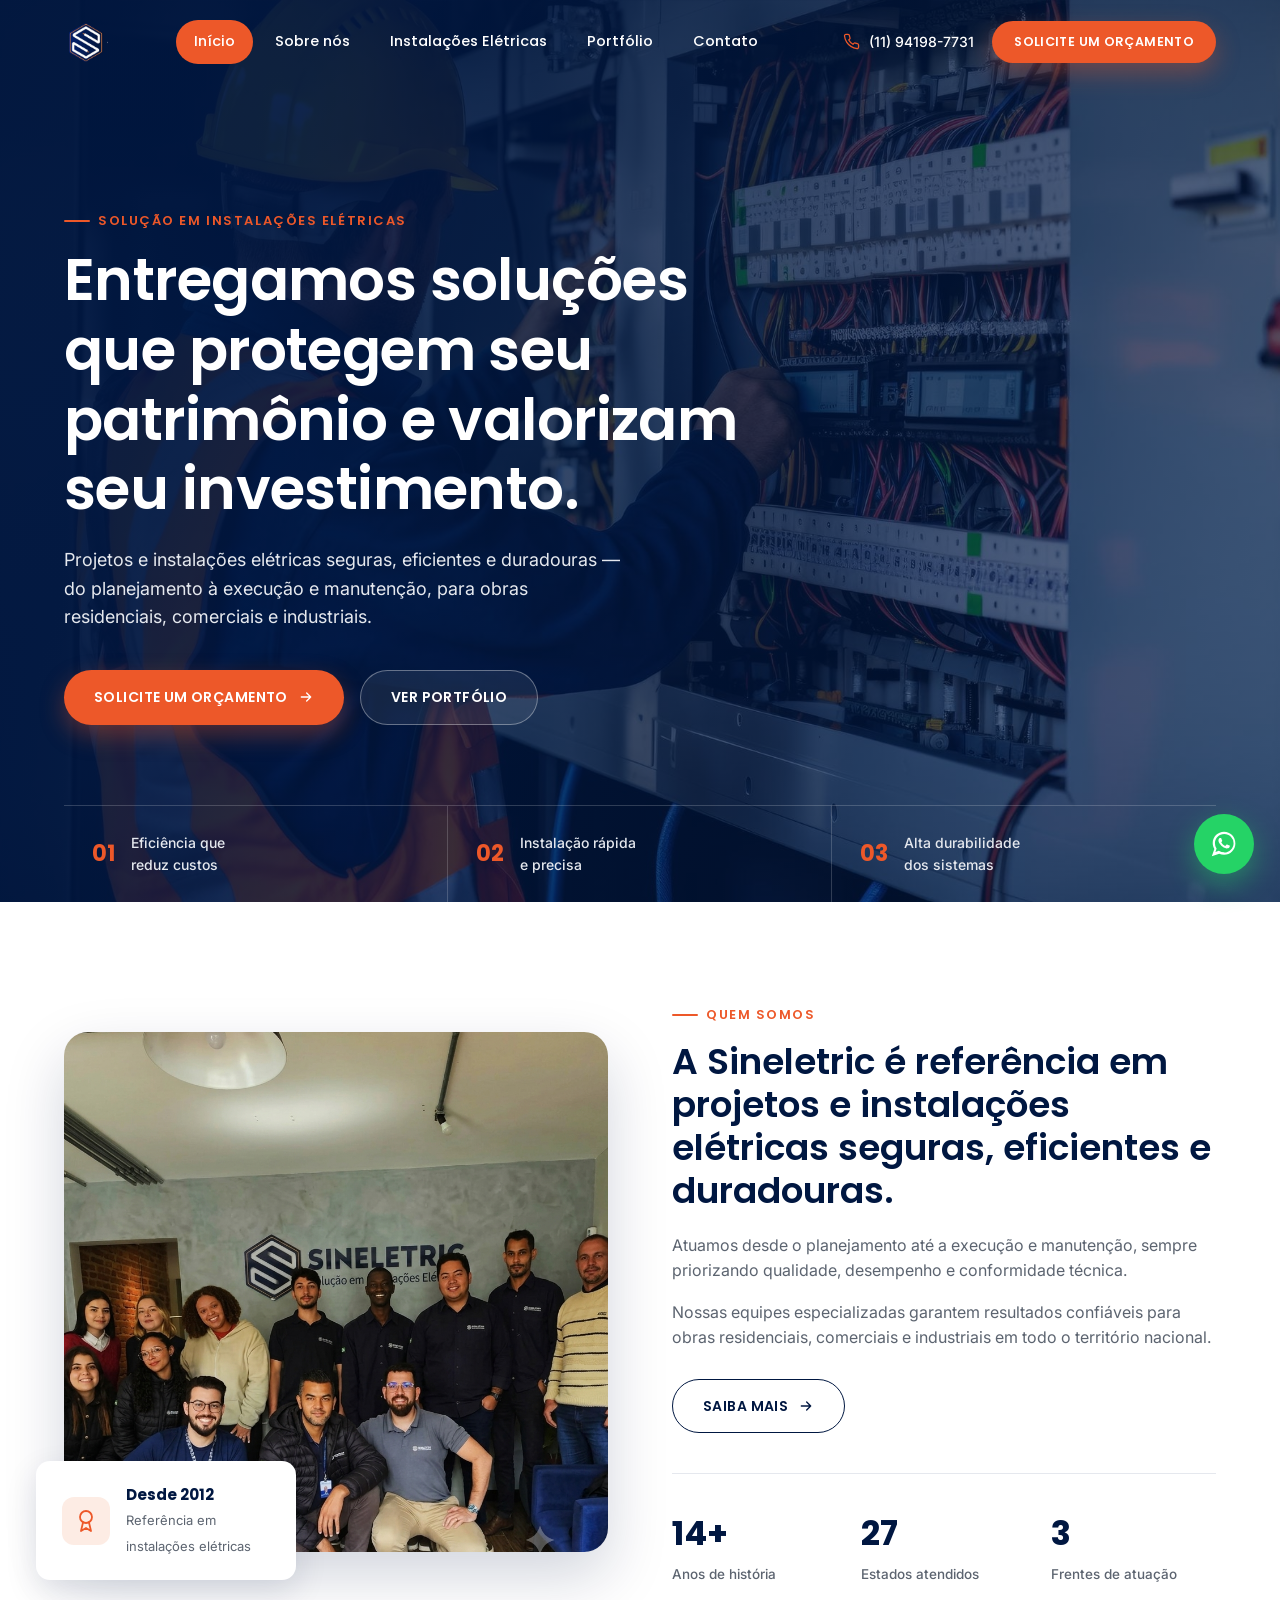
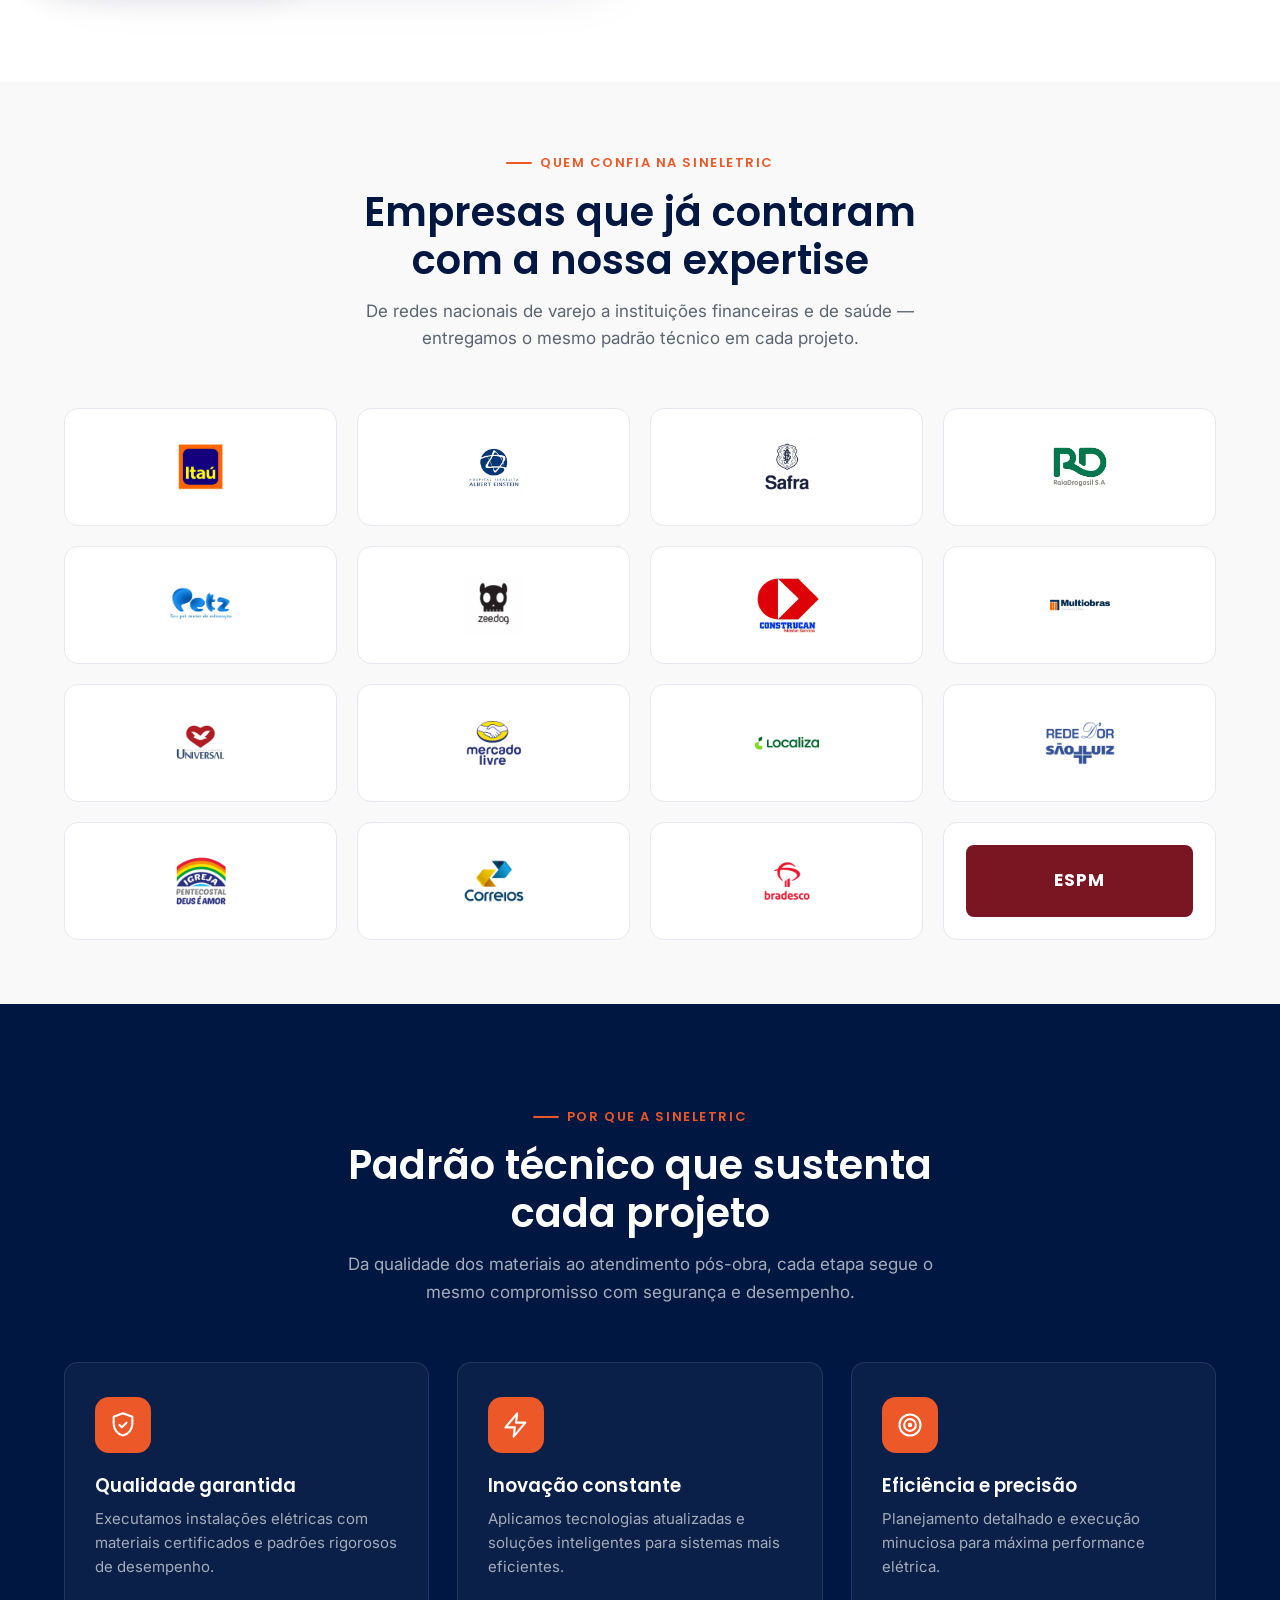
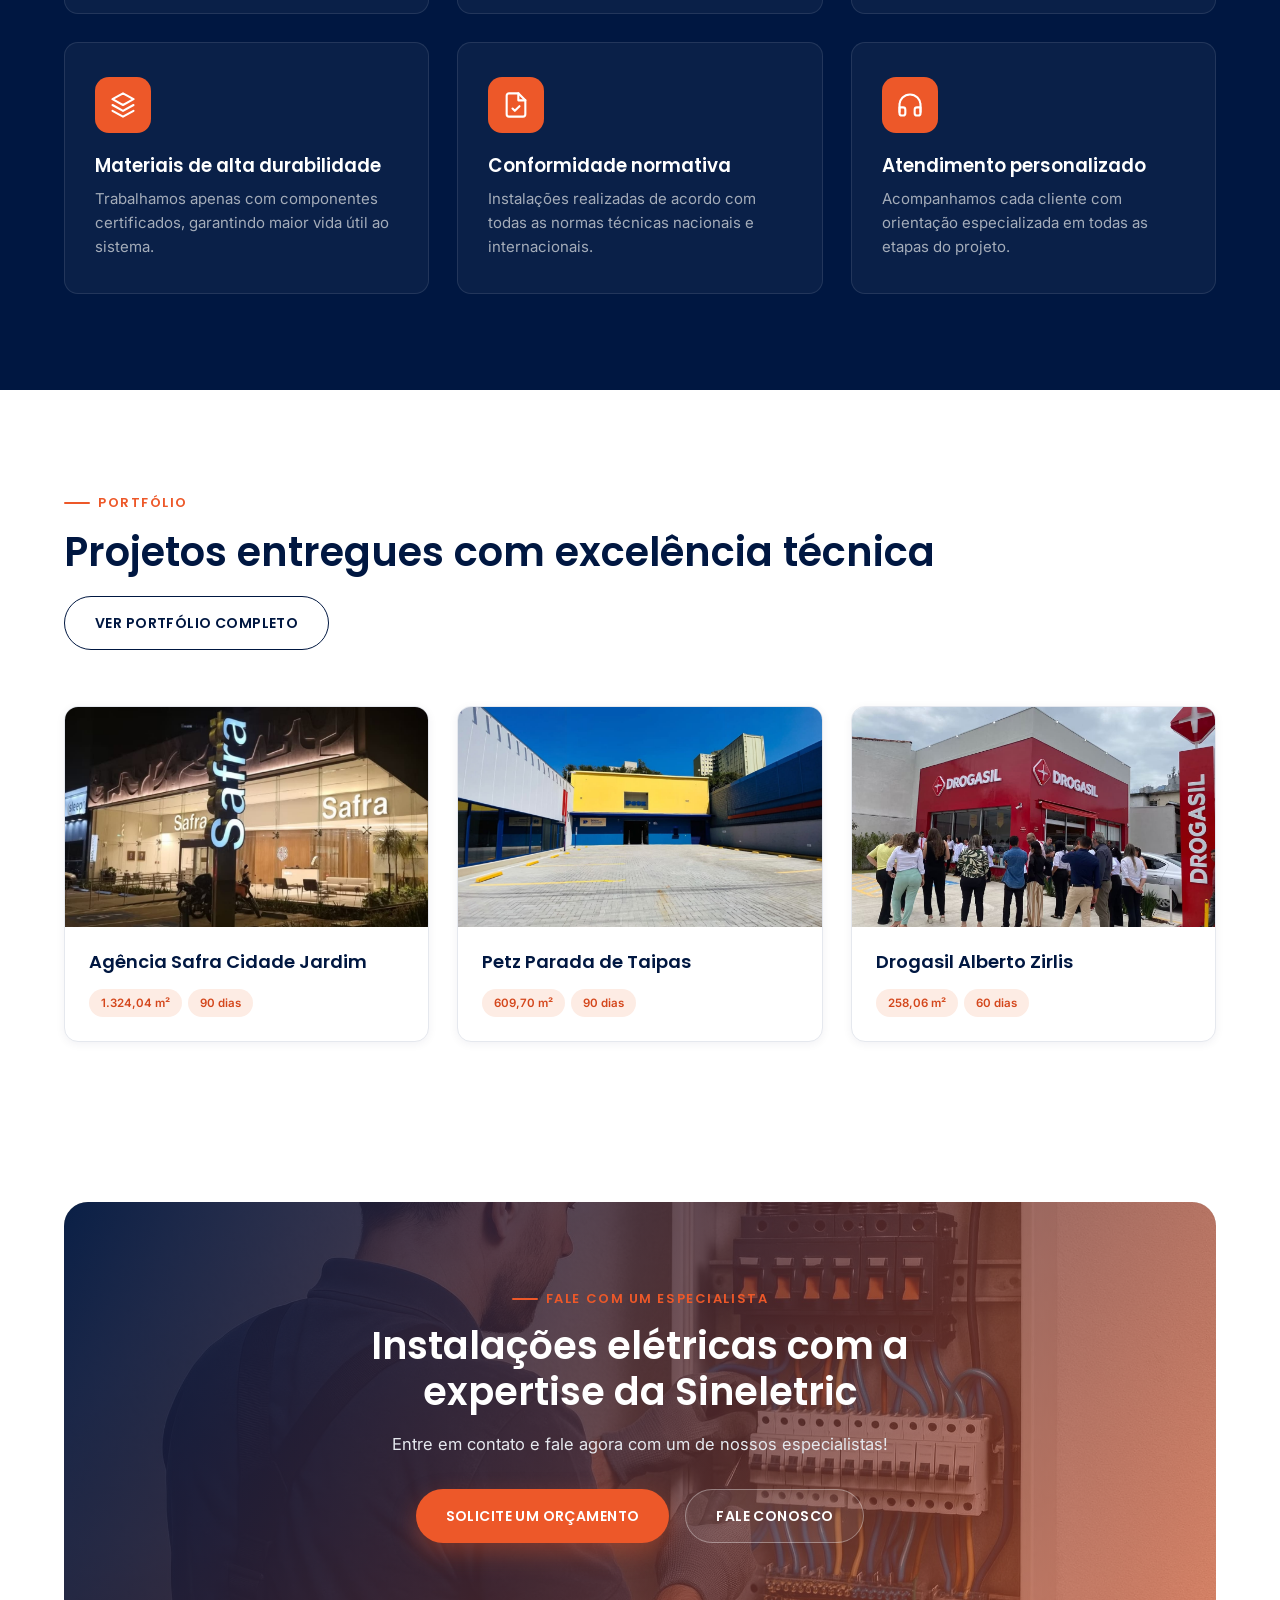
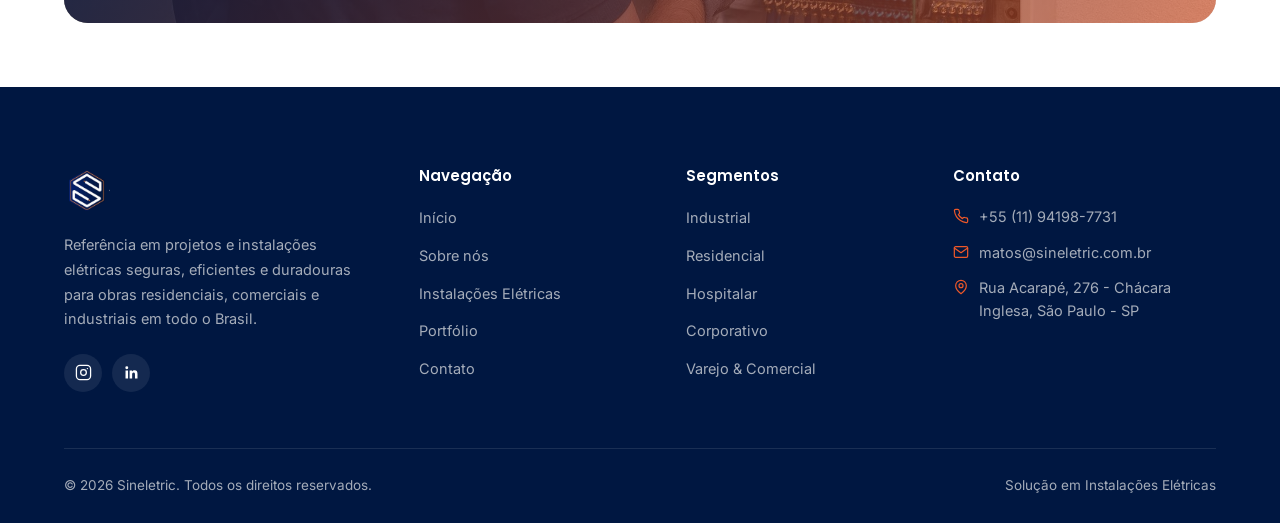
<file: index.html>
<!DOCTYPE html>
<html lang="pt-BR">
<head>
<meta charset="UTF-8">
<meta name="viewport" content="width=device-width, initial-scale=1.0">
<title>Sineletric | Instalações Elétricas Residenciais, Comerciais e Industriais</title>
<meta name="description" content="A Sineletric é referência em projetos e instalações elétricas seguras, eficientes e duradouras. Do planejamento à manutenção, em todo o Brasil.">
<link rel="icon" type="image/png" href="assets/img/logo.png">
<link rel="preconnect" href="https://fonts.googleapis.com">
<link rel="preconnect" href="https://fonts.gstatic.com" crossorigin>
<link href="https://fonts.googleapis.com/css2?family=Inter:wght@400;500;600;700&family=Poppins:wght@500;600;700&display=swap" rel="stylesheet">
<link rel="stylesheet" href="css/style.css">
</head>
<body>

<header class="site-header">
  <div class="container">
    <a href="index.html" class="brand"><img src="assets/img/logo.png" alt="Sineletric"></a>
    <nav class="main-nav">
      <a href="index.html">Início</a>
      <a href="sobre.html">Sobre nós</a>
      <a href="servicos.html">Instalações Elétricas</a>
      <a href="portfolio.html">Portfólio</a>
      <a href="contato.html">Contato</a>
    </nav>
    <div class="header-actions">
      <a href="tel:+5511941987731" class="header-phone">
        <svg viewBox="0 0 24 24" fill="none" stroke="currentColor" stroke-width="1.8" stroke-linecap="round" stroke-linejoin="round"><path d="M22 16.92v3a2 2 0 0 1-2.18 2 19.79 19.79 0 0 1-8.63-3.07 19.5 19.5 0 0 1-6-6 19.79 19.79 0 0 1-3.07-8.67A2 2 0 0 1 4.11 2h3a2 2 0 0 1 2 1.72c.127.96.361 1.903.7 2.81a2 2 0 0 1-.45 2.11L8.09 9.91a16 16 0 0 0 6 6l1.27-1.27a2 2 0 0 1 2.11-.45c.907.339 1.85.573 2.81.7A2 2 0 0 1 22 16.92z"/></svg>
        (11) 94198-7731
      </a>
      <a href="https://api.whatsapp.com/send?phone=5511941987731&text=Ol%C3%A1,%20vim%20atrav%C3%A9s%20do%20site%20e%20quero%20saber%20mais%20sobre%20a%20Sineletric" target="_blank" rel="noopener" class="btn btn-primary btn-sm">Solicite um orçamento</a>
      <button class="nav-toggle" aria-label="Abrir menu"><span></span><span></span><span></span></button>
    </div>
  </div>
</header>

<nav class="mobile-nav">
  <a href="index.html">Início</a>
  <a href="sobre.html">Sobre nós</a>
  <a href="servicos.html">Instalações Elétricas</a>
  <a href="portfolio.html">Portfólio</a>
  <a href="contato.html">Contato</a>
  <a href="https://api.whatsapp.com/send?phone=5511941987731&text=Ol%C3%A1,%20vim%20atrav%C3%A9s%20do%20site%20e%20quero%20saber%20mais%20sobre%20a%20Sineletric" target="_blank" rel="noopener" class="btn btn-primary">Solicite um orçamento</a>
</nav>

<!-- HERO -->
<section class="hero">
  <div class="hero-slides">
    <div class="hero-slide is-active" style="background-image:url('assets/img/hero-1.jpg')"></div>
    <div class="hero-slide" style="background-image:url('assets/img/hero-4.jpg')"></div>
    <div class="hero-slide" style="background-image:url('assets/img/hero-5.jpg')"></div>
  </div>
  <div class="container" style="display:flex; flex-direction:column; min-height: calc(100vh - var(--header-h));">
    <div class="hero-content reveal in-view">
      <span class="eyebrow">Solução em Instalações Elétricas</span>
      <h1>Entregamos soluções que protegem seu patrimônio e valorizam seu investimento.</h1>
      <p>Projetos e instalações elétricas seguras, eficientes e duradouras — do planejamento à execução e manutenção, para obras residenciais, comerciais e industriais.</p>
      <div class="hero-cta">
        <a href="https://api.whatsapp.com/send?phone=5511941987731&text=Ol%C3%A1,%20vim%20atrav%C3%A9s%20do%20site%20e%20quero%20solicitar%20um%20or%C3%A7amento" target="_blank" rel="noopener" class="btn btn-primary">
          Solicite um orçamento
          <svg viewBox="0 0 24 24" fill="none" stroke="currentColor" stroke-width="2" stroke-linecap="round" stroke-linejoin="round"><path d="M5 12h14M13 6l6 6-6 6"/></svg>
        </a>
        <a href="portfolio.html" class="btn btn-ghost">Ver portfólio</a>
      </div>
    </div>
    <div class="hero-points reveal in-view">
      <div class="hero-point"><span class="num">01</span><span class="label">Eficiência que<br>reduz custos</span></div>
      <div class="hero-point"><span class="num">02</span><span class="label">Instalação rápida<br>e precisa</span></div>
      <div class="hero-point"><span class="num">03</span><span class="label">Alta durabilidade<br>dos sistemas</span></div>
    </div>
  </div>
</section>

<!-- ABOUT / INTRO -->
<section class="section">
  <div class="container">
    <div class="split">
      <div class="split-media reveal">
        <img src="assets/img/Gemini_Generated_Image_esldp0esldp0esld.png" alt="Equipe Sineletric em projeto elétrico">
        <div class="badge-card">
          <div class="icon">
            <svg viewBox="0 0 24 24" fill="none" stroke="currentColor" stroke-width="1.8" stroke-linecap="round" stroke-linejoin="round"><circle cx="12" cy="8" r="6"/><path d="M9 13.5 7 22l5-3 5 3-2-8.5"/></svg>
          </div>
          <div>
            <strong>Desde 2012</strong>
            <span>Referência em instalações elétricas</span>
          </div>
        </div>
      </div>
      <div class="split-body reveal reveal-delay-1">
        <span class="eyebrow">Quem somos</span>
        <h2>A Sineletric é referência em projetos e instalações elétricas seguras, eficientes e duradouras.</h2>
        <p>Atuamos desde o planejamento até a execução e manutenção, sempre priorizando qualidade, desempenho e conformidade técnica.</p>
        <p>Nossas equipes especializadas garantem resultados confiáveis para obras residenciais, comerciais e industriais em todo o território nacional.</p>
        <a href="sobre.html" class="btn btn-outline-navy">
          Saiba mais
          <svg viewBox="0 0 24 24" fill="none" stroke="currentColor" stroke-width="2" stroke-linecap="round" stroke-linejoin="round"><path d="M5 12h14M13 6l6 6-6 6"/></svg>
        </a>
        <div class="stat-row">
          <div class="stat"><strong>14+</strong><span>Anos de história</span></div>
          <div class="stat"><strong>27</strong><span>Estados atendidos</span></div>
          <div class="stat"><strong>3</strong><span>Frentes de atuação</span></div>
        </div>
      </div>
    </div>
  </div>
</section>

<!-- PARTNERS / CLIENTS -->
<section class="section--tight section--gray">
  <div class="container">
    <div class="section-head center reveal">
      <span class="eyebrow" style="justify-content:center">Quem confia na Sineletric</span>
      <h2>Empresas que já contaram com a nossa expertise</h2>
      <p>De redes nacionais de varejo a instituições financeiras e de saúde — entregamos o mesmo padrão técnico em cada projeto.</p>
    </div>
    <div class="partners-grid">
      <div class="partner-logo reveal"><img src="assets/img/clients/itau.jpg" alt="Itaú" loading="lazy"></div>
      <div class="partner-logo reveal reveal-delay-1"><img src="assets/img/clients/einstein.jpg" alt="Hospital Israelita Albert Einstein" loading="lazy"></div>
      <div class="partner-logo reveal reveal-delay-2"><img src="assets/img/clients/safra.jpg" alt="Banco Safra" loading="lazy"></div>
      <div class="partner-logo reveal reveal-delay-3"><img src="assets/img/clients/raiadrogasil.jpg" alt="RaiaDrogasil S.A." loading="lazy"></div>
      <div class="partner-logo reveal"><img src="assets/img/clients/petz.jpg" alt="Petz" loading="lazy"></div>
      <div class="partner-logo reveal reveal-delay-1"><img src="assets/img/clients/zeedog.jpg" alt="Zeedog" loading="lazy"></div>
      <div class="partner-logo reveal reveal-delay-2"><img src="assets/img/clients/construcan.jpg" alt="Construcan Master Service" loading="lazy"></div>
      <div class="partner-logo reveal reveal-delay-3"><img src="assets/img/clients/multiobras.jpg" alt="Multiobras Construções" loading="lazy"></div>
      <div class="partner-logo reveal"><img src="assets/img/clients/universal.jpg" alt="Igreja Universal" loading="lazy"></div>
      <div class="partner-logo reveal reveal-delay-1"><img src="assets/img/clients/mercadolivre.jpg" alt="Mercado Livre" loading="lazy"></div>
      <div class="partner-logo reveal reveal-delay-2"><img src="assets/img/clients/localiza.jpg" alt="Localiza" loading="lazy"></div>
      <div class="partner-logo reveal reveal-delay-3"><img src="assets/img/clients/rededor.jpg" alt="Rede D'Or São Luiz" loading="lazy"></div>
      <div class="partner-logo reveal"><img src="assets/img/clients/igreja-pentecostal.jpg" alt="Igreja Pentecostal Deus é Amor" loading="lazy"></div>
      <div class="partner-logo reveal reveal-delay-1"><img src="assets/img/clients/correios.jpg" alt="Correios" loading="lazy"></div>
      <div class="partner-logo reveal reveal-delay-2"><img src="assets/img/clients/bradesco.jpg" alt="Bradesco" loading="lazy"></div>
      <div class="partner-logo reveal reveal-delay-3"><div class="partner-logo-text">ESPM</div></div>
    </div>
  </div>
</section>

<!-- WHY CHOOSE US -->
<section class="section section--navy">
  <div class="container">
    <div class="section-head center reveal">
      <span class="eyebrow" style="justify-content:center">Por que a Sineletric</span>
      <h2>Padrão técnico que sustenta cada projeto</h2>
      <p>Da qualidade dos materiais ao atendimento pós-obra, cada etapa segue o mesmo compromisso com segurança e desempenho.</p>
    </div>
    <div class="grid-3">
      <div class="value-card reveal">
        <div class="icon"><svg viewBox="0 0 24 24" fill="none" stroke="currentColor" stroke-width="1.8" stroke-linecap="round" stroke-linejoin="round"><path d="M12 2 4 5v6c0 5 3.4 8.9 8 10 4.6-1.1 8-5 8-10V5l-8-3Z"/><path d="m9 12 2 2 4-4"/></svg></div>
        <h3>Qualidade garantida</h3>
        <p>Executamos instalações elétricas com materiais certificados e padrões rigorosos de desempenho.</p>
      </div>
      <div class="value-card reveal reveal-delay-1">
        <div class="icon"><svg viewBox="0 0 24 24" fill="none" stroke="currentColor" stroke-width="1.8" stroke-linecap="round" stroke-linejoin="round"><path d="M13 2 3 14h8l-1 8 10-12h-8l1-8Z"/></svg></div>
        <h3>Inovação constante</h3>
        <p>Aplicamos tecnologias atualizadas e soluções inteligentes para sistemas mais eficientes.</p>
      </div>
      <div class="value-card reveal reveal-delay-2">
        <div class="icon"><svg viewBox="0 0 24 24" fill="none" stroke="currentColor" stroke-width="1.8" stroke-linecap="round" stroke-linejoin="round"><circle cx="12" cy="12" r="9"/><circle cx="12" cy="12" r="5"/><circle cx="12" cy="12" r="1" fill="currentColor"/></svg></div>
        <h3>Eficiência e precisão</h3>
        <p>Planejamento detalhado e execução minuciosa para máxima performance elétrica.</p>
      </div>
      <div class="value-card reveal">
        <div class="icon"><svg viewBox="0 0 24 24" fill="none" stroke="currentColor" stroke-width="1.8" stroke-linecap="round" stroke-linejoin="round"><path d="m12 2 9 5-9 5-9-5 9-5Z"/><path d="m3 12 9 5 9-5"/><path d="m3 17 9 5 9-5"/></svg></div>
        <h3>Materiais de alta durabilidade</h3>
        <p>Trabalhamos apenas com componentes certificados, garantindo maior vida útil ao sistema.</p>
      </div>
      <div class="value-card reveal reveal-delay-1">
        <div class="icon"><svg viewBox="0 0 24 24" fill="none" stroke="currentColor" stroke-width="1.8" stroke-linecap="round" stroke-linejoin="round"><path d="M14 2H6a2 2 0 0 0-2 2v16a2 2 0 0 0 2 2h12a2 2 0 0 0 2-2V8Z"/><path d="M14 2v6h6"/><path d="m9 15 2 2 4-4"/></svg></div>
        <h3>Conformidade normativa</h3>
        <p>Instalações realizadas de acordo com todas as normas técnicas nacionais e internacionais.</p>
      </div>
      <div class="value-card reveal reveal-delay-2">
        <div class="icon"><svg viewBox="0 0 24 24" fill="none" stroke="currentColor" stroke-width="1.8" stroke-linecap="round" stroke-linejoin="round"><path d="M3 18v-6a9 9 0 0 1 18 0v6"/><path d="M21 19a2 2 0 0 1-2 2h-1a2 2 0 0 1-2-2v-3a2 2 0 0 1 2-2h3zM3 19a2 2 0 0 0 2 2h1a2 2 0 0 0 2-2v-3a2 2 0 0 0-2-2H3z"/></svg></div>
        <h3>Atendimento personalizado</h3>
        <p>Acompanhamos cada cliente com orientação especializada em todas as etapas do projeto.</p>
      </div>
    </div>
  </div>
</section>

<!-- PORTFOLIO PREVIEW -->
<section class="section">
  <div class="container">
    <div class="section-head reveal" style="display:flex; align-items:flex-end; justify-content:space-between; flex-wrap:wrap; gap:20px; max-width:none;">
      <div>
        <span class="eyebrow">Portfólio</span>
        <h2>Projetos entregues com excelência técnica</h2>
      </div>
      <a href="portfolio.html" class="btn btn-outline-navy">Ver portfólio completo</a>
    </div>
    <div class="project-grid">
      <div class="project-card reveal">
        <div class="thumb"><img src="assets/img/portfolio-1.jpg" alt="Agência Safra Cidade Jardim"></div>
        <div class="body">
          <h3>Agência Safra Cidade Jardim</h3>
          <div class="project-tags"><span>1.324,04 m²</span><span>90 dias</span></div>
        </div>
      </div>
      <div class="project-card reveal reveal-delay-1">
        <div class="thumb"><img src="assets/img/portfolio-5.jpg" alt="Petz Parada de Taipas"></div>
        <div class="body">
          <h3>Petz Parada de Taipas</h3>
          <div class="project-tags"><span>609,70 m²</span><span>90 dias</span></div>
        </div>
      </div>
      <div class="project-card reveal reveal-delay-2">
        <div class="thumb"><img src="assets/img/portfolio-3.jpg" alt="Drogasil Alberto Zirlis"></div>
        <div class="body">
          <h3>Drogasil Alberto Zirlis</h3>
          <div class="project-tags"><span>258,06 m²</span><span>60 dias</span></div>
        </div>
      </div>
    </div>
  </div>
</section>

<!-- CTA BANNER -->
<section class="section--tight">
  <div class="container">
    <div class="cta-banner reveal" style="background-image:url('assets/img/hero-4.jpg')">
      <span class="eyebrow" style="justify-content:center">Fale com um especialista</span>
      <h2>Instalações elétricas com a expertise da Sineletric</h2>
      <p>Entre em contato e fale agora com um de nossos especialistas!</p>
      <div class="cta-actions">
        <a href="https://api.whatsapp.com/send?phone=5511941987731&text=Ol%C3%A1,%20vim%20atrav%C3%A9s%20do%20site%20e%20quero%20solicitar%20um%20or%C3%A7amento" target="_blank" rel="noopener" class="btn btn-primary">Solicite um orçamento</a>
        <a href="contato.html" class="btn btn-ghost">Fale conosco</a>
      </div>
    </div>
  </div>
</section>

<!-- FOOTER -->
<footer class="site-footer">
  <div class="container">
    <div class="footer-top">
      <div class="footer-brand">
        <img src="assets/img/logo.png" alt="Sineletric">
        <p>Referência em projetos e instalações elétricas seguras, eficientes e duradouras para obras residenciais, comerciais e industriais em todo o Brasil.</p>
        <div class="footer-social">
          <a href="https://www.instagram.com/sineletric?igsh=MmFwdzZibHgzZGh5" target="_blank" rel="noopener" aria-label="Instagram">
            <svg viewBox="0 0 24 24" fill="none" stroke="currentColor" stroke-width="1.8"><rect x="2" y="2" width="20" height="20" rx="5"/><circle cx="12" cy="12" r="4"/><circle cx="17.5" cy="6.5" r="1" fill="currentColor" stroke="none"/></svg>
          </a>
          <a href="https://www.linkedin.com/company/101476475" target="_blank" rel="noopener" aria-label="LinkedIn">
            <svg viewBox="0 0 24 24" fill="currentColor"><path d="M20.45 20.45h-3.55v-5.57c0-1.33-.02-3.03-1.85-3.03-1.85 0-2.14 1.45-2.14 2.94v5.66H9.36V9h3.41v1.56h.05c.47-.9 1.63-1.85 3.36-1.85 3.6 0 4.27 2.37 4.27 5.45v6.29zM5.34 7.43a2.06 2.06 0 1 1 0-4.12 2.06 2.06 0 0 1 0 4.12zM7.12 20.45H3.56V9h3.56v11.45z"/></svg>
          </a>
        </div>
      </div>
      <div class="footer-col">
        <h4>Navegação</h4>
        <ul>
          <li><a href="index.html">Início</a></li>
          <li><a href="sobre.html">Sobre nós</a></li>
          <li><a href="servicos.html">Instalações Elétricas</a></li>
          <li><a href="portfolio.html">Portfólio</a></li>
          <li><a href="contato.html">Contato</a></li>
        </ul>
      </div>
      <div class="footer-col">
        <h4>Segmentos</h4>
        <ul>
          <li><a href="servicos.html">Industrial</a></li>
          <li><a href="servicos.html">Residencial</a></li>
          <li><a href="servicos.html">Hospitalar</a></li>
          <li><a href="servicos.html">Corporativo</a></li>
          <li><a href="servicos.html">Varejo &amp; Comercial</a></li>
        </ul>
      </div>
      <div class="footer-col">
        <h4>Contato</h4>
        <ul>
          <li class="contact-line">
            <svg viewBox="0 0 24 24" fill="none" stroke="currentColor" stroke-width="1.8" stroke-linecap="round" stroke-linejoin="round"><path d="M22 16.92v3a2 2 0 0 1-2.18 2 19.79 19.79 0 0 1-8.63-3.07 19.5 19.5 0 0 1-6-6 19.79 19.79 0 0 1-3.07-8.67A2 2 0 0 1 4.11 2h3a2 2 0 0 1 2 1.72c.127.96.361 1.903.7 2.81a2 2 0 0 1-.45 2.11L8.09 9.91a16 16 0 0 0 6 6l1.27-1.27a2 2 0 0 1 2.11-.45c.907.339 1.85.573 2.81.7A2 2 0 0 1 22 16.92z"/></svg>
            <a href="tel:+5511941987731">+55 (11) 94198-7731</a>
          </li>
          <li class="contact-line">
            <svg viewBox="0 0 24 24" fill="none" stroke="currentColor" stroke-width="1.8" stroke-linecap="round" stroke-linejoin="round"><rect x="2" y="4" width="20" height="16" rx="2"/><path d="m22 6-10 7L2 6"/></svg>
            <a href="mailto:matos@sineletric.com.br">matos@sineletric.com.br</a>
          </li>
          <li class="contact-line">
            <svg viewBox="0 0 24 24" fill="none" stroke="currentColor" stroke-width="1.8" stroke-linecap="round" stroke-linejoin="round"><path d="M20 10c0 6-8 12-8 12s-8-6-8-12a8 8 0 0 1 16 0Z"/><circle cx="12" cy="10" r="3"/></svg>
            <span>Rua Acarapé, 276 - Chácara Inglesa, São Paulo - SP</span>
          </li>
        </ul>
      </div>
    </div>
    <div class="footer-bottom">
      <span>&copy; <span id="current-year"></span> Sineletric. Todos os direitos reservados.</span>
      <span>Solução em Instalações Elétricas</span>
    </div>
  </div>
</footer>

<a href="https://api.whatsapp.com/send?phone=5511941987731&text=Ol%C3%A1,%20vim%20atrav%C3%A9s%20do%20site%20e%20quero%20saber%20mais%20sobre%20a%20Sineletric" target="_blank" rel="noopener" class="whatsapp-float" aria-label="Fale no WhatsApp">
  <svg viewBox="0 0 32 32" fill="currentColor"><path d="M16.04 3C9.37 3 3.96 8.4 3.96 15.06c0 2.23.6 4.36 1.74 6.24L3 29l7.9-2.6a12.02 12.02 0 0 0 5.14 1.15h.01c6.67 0 12.08-5.4 12.08-12.06C28.12 8.4 22.71 3 16.04 3zm0 21.9h-.01a10 10 0 0 1-5.1-1.4l-.36-.22-3.7 1.22 1.24-3.6-.24-.37a9.87 9.87 0 0 1-1.53-5.3c0-5.48 4.46-9.94 9.95-9.94 2.66 0 5.15 1.04 7.03 2.92a9.87 9.87 0 0 1 2.91 7.03c0 5.48-4.46 9.94-9.94 9.94zm5.46-7.45c-.3-.15-1.77-.87-2.04-.97-.27-.1-.47-.15-.67.15-.2.3-.77.97-.94 1.17-.17.2-.35.22-.65.07-.3-.15-1.24-.46-2.37-1.47-.87-.78-1.46-1.74-1.63-2.04-.17-.3-.02-.46.13-.6.13-.13.3-.35.45-.52.15-.17.2-.3.3-.5.1-.2.05-.37-.02-.52-.07-.15-.67-1.62-.92-2.22-.24-.58-.49-.5-.67-.51h-.57c-.2 0-.52.07-.79.37-.27.3-1.04 1.02-1.04 2.48s1.07 2.87 1.22 3.07c.15.2 2.1 3.2 5.08 4.49.71.3 1.26.49 1.69.62.71.23 1.36.2 1.87.12.57-.08 1.77-.72 2.02-1.42.25-.7.25-1.3.17-1.42-.07-.13-.27-.2-.57-.35z"/></svg>
</a>
<button class="back-to-top" aria-label="Voltar ao topo">
  <svg viewBox="0 0 24 24" fill="none" stroke="currentColor" stroke-width="2" stroke-linecap="round" stroke-linejoin="round"><path d="M12 19V5M5 12l7-7 7 7"/></svg>
</button>

<script src="js/main.js"></script>
</body>
</html>
</file>
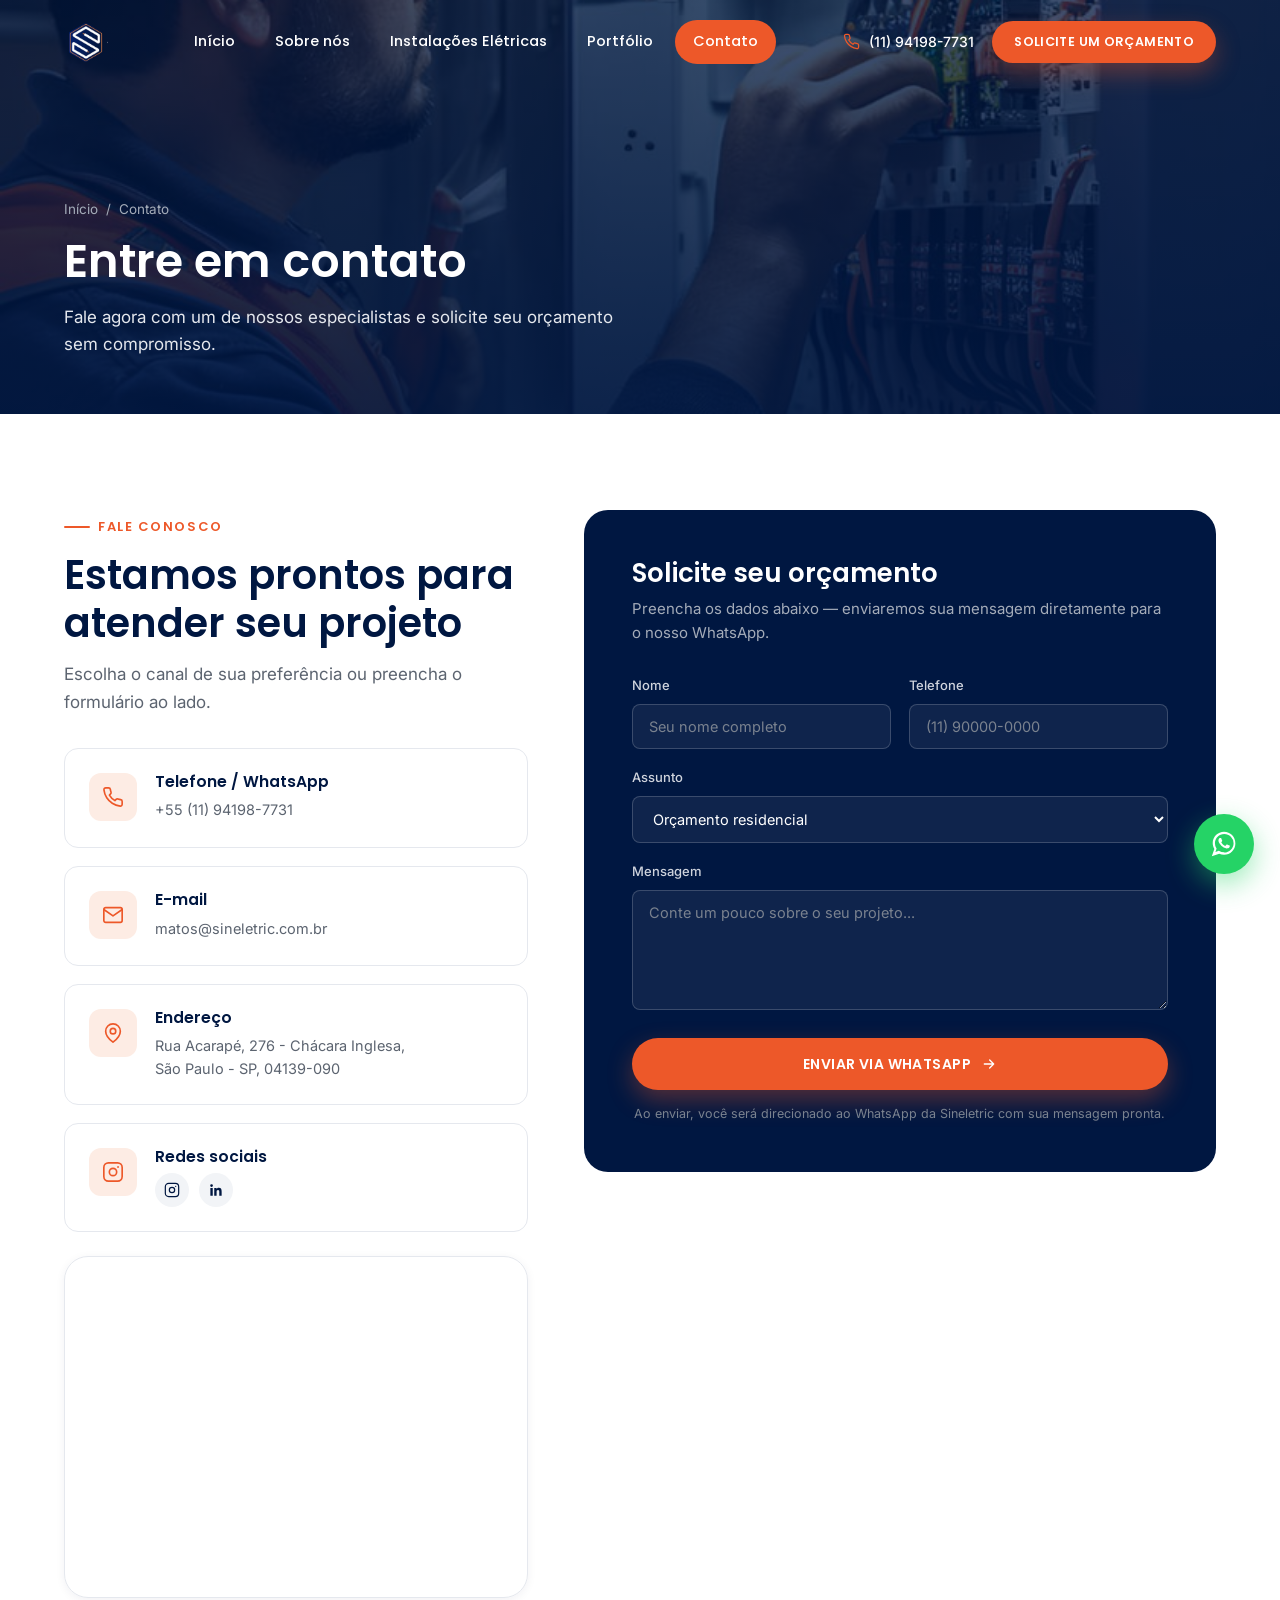
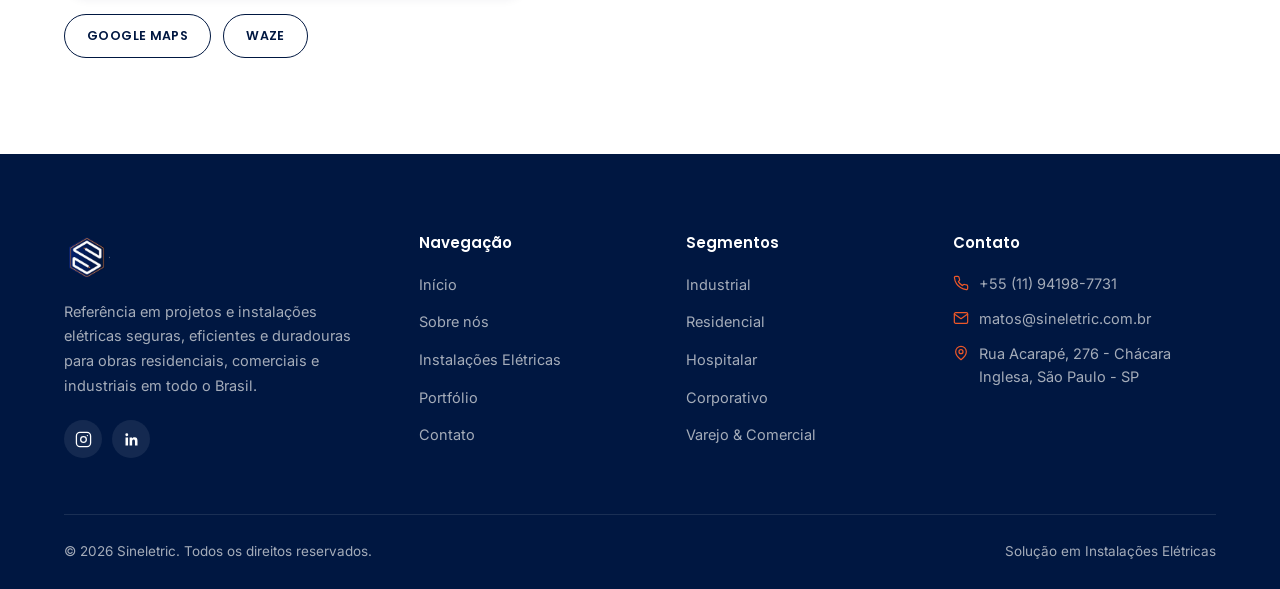
<file: contato.html>
<!DOCTYPE html>
<html lang="pt-BR">
<head>
<meta charset="UTF-8">
<meta name="viewport" content="width=device-width, initial-scale=1.0">
<title>Contato | Sineletric</title>
<meta name="description" content="Entre em contato com a Sineletric. Telefone, e-mail, endereço e redes sociais para solicitar seu orçamento de instalação elétrica.">
<link rel="icon" type="image/png" href="assets/img/logo.png">
<link rel="preconnect" href="https://fonts.googleapis.com">
<link rel="preconnect" href="https://fonts.gstatic.com" crossorigin>
<link href="https://fonts.googleapis.com/css2?family=Inter:wght@400;500;600;700&family=Poppins:wght@500;600;700&display=swap" rel="stylesheet">
<link rel="stylesheet" href="css/style.css">
</head>
<body>

<header class="site-header">
  <div class="container">
    <a href="index.html" class="brand"><img src="assets/img/logo.png" alt="Sineletric"></a>
    <nav class="main-nav">
      <a href="index.html">Início</a>
      <a href="sobre.html">Sobre nós</a>
      <a href="servicos.html">Instalações Elétricas</a>
      <a href="portfolio.html">Portfólio</a>
      <a href="contato.html">Contato</a>
    </nav>
    <div class="header-actions">
      <a href="tel:+5511941987731" class="header-phone">
        <svg viewBox="0 0 24 24" fill="none" stroke="currentColor" stroke-width="1.8" stroke-linecap="round" stroke-linejoin="round"><path d="M22 16.92v3a2 2 0 0 1-2.18 2 19.79 19.79 0 0 1-8.63-3.07 19.5 19.5 0 0 1-6-6 19.79 19.79 0 0 1-3.07-8.67A2 2 0 0 1 4.11 2h3a2 2 0 0 1 2 1.72c.127.96.361 1.903.7 2.81a2 2 0 0 1-.45 2.11L8.09 9.91a16 16 0 0 0 6 6l1.27-1.27a2 2 0 0 1 2.11-.45c.907.339 1.85.573 2.81.7A2 2 0 0 1 22 16.92z"/></svg>
        (11) 94198-7731
      </a>
      <a href="https://api.whatsapp.com/send?phone=5511941987731&text=Ol%C3%A1,%20vim%20atrav%C3%A9s%20do%20site%20e%20quero%20saber%20mais%20sobre%20a%20Sineletric" target="_blank" rel="noopener" class="btn btn-primary btn-sm">Solicite um orçamento</a>
      <button class="nav-toggle" aria-label="Abrir menu"><span></span><span></span><span></span></button>
    </div>
  </div>
</header>

<nav class="mobile-nav">
  <a href="index.html">Início</a>
  <a href="sobre.html">Sobre nós</a>
  <a href="servicos.html">Instalações Elétricas</a>
  <a href="portfolio.html">Portfólio</a>
  <a href="contato.html">Contato</a>
  <a href="https://api.whatsapp.com/send?phone=5511941987731&text=Ol%C3%A1,%20vim%20atrav%C3%A9s%20do%20site%20e%20quero%20saber%20mais%20sobre%20a%20Sineletric" target="_blank" rel="noopener" class="btn btn-primary">Solicite um orçamento</a>
</nav>

<section class="page-hero" style="background-image:url('assets/img/hero-3.jpg')">
  <div class="container">
    <div class="breadcrumb"><a href="index.html">Início</a><span>/</span><span>Contato</span></div>
    <h1>Entre em contato</h1>
    <p>Fale agora com um de nossos especialistas e solicite seu orçamento sem compromisso.</p>
  </div>
</section>

<section class="section">
  <div class="container">
    <div class="contact-grid">

      <div class="reveal">
        <div class="section-head" style="margin-bottom:32px;">
          <span class="eyebrow">Fale conosco</span>
          <h2>Estamos prontos para atender seu projeto</h2>
          <p>Escolha o canal de sua preferência ou preencha o formulário ao lado.</p>
        </div>
        <div class="contact-cards">
          <div class="contact-card">
            <div class="icon"><svg viewBox="0 0 24 24" fill="none" stroke="currentColor" stroke-width="1.8" stroke-linecap="round" stroke-linejoin="round"><path d="M22 16.92v3a2 2 0 0 1-2.18 2 19.79 19.79 0 0 1-8.63-3.07 19.5 19.5 0 0 1-6-6 19.79 19.79 0 0 1-3.07-8.67A2 2 0 0 1 4.11 2h3a2 2 0 0 1 2 1.72c.127.96.361 1.903.7 2.81a2 2 0 0 1-.45 2.11L8.09 9.91a16 16 0 0 0 6 6l1.27-1.27a2 2 0 0 1 2.11-.45c.907.339 1.85.573 2.81.7A2 2 0 0 1 22 16.92z"/></svg></div>
            <div>
              <h3>Telefone / WhatsApp</h3>
              <a href="tel:+5511941987731">+55 (11) 94198-7731</a>
            </div>
          </div>
          <div class="contact-card">
            <div class="icon"><svg viewBox="0 0 24 24" fill="none" stroke="currentColor" stroke-width="1.8" stroke-linecap="round" stroke-linejoin="round"><rect x="2" y="4" width="20" height="16" rx="2"/><path d="m22 6-10 7L2 6"/></svg></div>
            <div>
              <h3>E-mail</h3>
              <a href="mailto:matos@sineletric.com.br">matos@sineletric.com.br</a>
            </div>
          </div>
          <div class="contact-card">
            <div class="icon"><svg viewBox="0 0 24 24" fill="none" stroke="currentColor" stroke-width="1.8" stroke-linecap="round" stroke-linejoin="round"><path d="M20 10c0 6-8 12-8 12s-8-6-8-12a8 8 0 0 1 16 0Z"/><circle cx="12" cy="10" r="3"/></svg></div>
            <div>
              <h3>Endereço</h3>
              <p>Rua Acarapé, 276 - Chácara Inglesa,<br>São Paulo - SP, 04139-090</p>
            </div>
          </div>
          <div class="contact-card">
            <div class="icon"><svg viewBox="0 0 24 24" fill="none" stroke="currentColor" stroke-width="1.8"><rect x="2" y="2" width="20" height="20" rx="5"/><circle cx="12" cy="12" r="4"/><circle cx="17.5" cy="6.5" r="1" fill="currentColor" stroke="none"/></svg></div>
            <div>
              <h3>Redes sociais</h3>
              <div class="social-links">
                <a href="https://www.instagram.com/sineletric?igsh=MmFwdzZibHgzZGh5" target="_blank" rel="noopener" aria-label="Instagram">
                  <svg viewBox="0 0 24 24" fill="none" stroke="currentColor" stroke-width="1.8"><rect x="2" y="2" width="20" height="20" rx="5"/><circle cx="12" cy="12" r="4"/><circle cx="17.5" cy="6.5" r="1" fill="currentColor" stroke="none"/></svg>
                </a>
                <a href="https://www.linkedin.com/company/101476475" target="_blank" rel="noopener" aria-label="LinkedIn">
                  <svg viewBox="0 0 24 24" fill="currentColor"><path d="M20.45 20.45h-3.55v-5.57c0-1.33-.02-3.03-1.85-3.03-1.85 0-2.14 1.45-2.14 2.94v5.66H9.36V9h3.41v1.56h.05c.47-.9 1.63-1.85 3.36-1.85 3.6 0 4.27 2.37 4.27 5.45v6.29zM5.34 7.43a2.06 2.06 0 1 1 0-4.12 2.06 2.06 0 0 1 0 4.12zM7.12 20.45H3.56V9h3.56v11.45z"/></svg>
                </a>
              </div>
            </div>
          </div>
        </div>

        <div class="map-embed" style="margin-top:24px;">
          <iframe src="https://maps.google.com/maps?q=Rua%20Acarap%C3%A9%2C%20276%20-%20Ch%C3%A1cara%20Inglesa%2C%20S%C3%A3o%20Paulo%20-%20SP%2C%2004139-090&t=&z=15&ie=UTF8&iwloc=&output=embed" loading="lazy" allowfullscreen title="Localização Sineletric"></iframe>
        </div>
        <div class="map-actions">
          <a href="https://www.google.com/maps/dir//R.+Acarap%C3%A9,+276+-+Ch%C3%A1cara+Inglesa,+S%C3%A3o+Paulo+-+SP,+04139-090" target="_blank" rel="noopener" class="btn btn-outline-navy btn-sm">Google Maps</a>
          <a href="https://www.waze.com/pt-BR/live-map/directions/br/sp/r.-acarape,-276?navigate=yes" target="_blank" rel="noopener" class="btn btn-outline-navy btn-sm">Waze</a>
        </div>
      </div>

      <div class="contact-form-wrap reveal reveal-delay-1">
        <h2>Solicite seu orçamento</h2>
        <p>Preencha os dados abaixo — enviaremos sua mensagem diretamente para o nosso WhatsApp.</p>
        <form id="contact-form">
          <div class="form-row">
            <div class="form-field">
              <label for="name">Nome</label>
              <input type="text" id="name" name="name" placeholder="Seu nome completo" required>
            </div>
            <div class="form-field">
              <label for="phone">Telefone</label>
              <input type="tel" id="phone" name="phone" placeholder="(11) 90000-0000" required>
            </div>
          </div>
          <div class="form-field full" style="margin-bottom:18px;">
            <label for="subject">Assunto</label>
            <select id="subject" name="subject">
              <option value="Orçamento residencial">Orçamento residencial</option>
              <option value="Orçamento comercial">Orçamento comercial</option>
              <option value="Orçamento industrial">Orçamento industrial</option>
              <option value="Manutenção">Manutenção</option>
              <option value="Outro assunto">Outro assunto</option>
            </select>
          </div>
          <div class="form-field full" style="margin-bottom:22px;">
            <label for="message">Mensagem</label>
            <textarea id="message" name="message" placeholder="Conte um pouco sobre o seu projeto..."></textarea>
          </div>
          <button type="submit" class="btn btn-primary">
            Enviar via WhatsApp
            <svg viewBox="0 0 24 24" fill="none" stroke="currentColor" stroke-width="2" stroke-linecap="round" stroke-linejoin="round"><path d="M5 12h14M13 6l6 6-6 6"/></svg>
          </button>
          <p class="form-note">Ao enviar, você será direcionado ao WhatsApp da Sineletric com sua mensagem pronta.</p>
        </form>
      </div>

    </div>
  </div>
</section>

<footer class="site-footer">
  <div class="container">
    <div class="footer-top">
      <div class="footer-brand">
        <img src="assets/img/logo.png" alt="Sineletric">
        <p>Referência em projetos e instalações elétricas seguras, eficientes e duradouras para obras residenciais, comerciais e industriais em todo o Brasil.</p>
        <div class="footer-social">
          <a href="https://www.instagram.com/sineletric?igsh=MmFwdzZibHgzZGh5" target="_blank" rel="noopener" aria-label="Instagram">
            <svg viewBox="0 0 24 24" fill="none" stroke="currentColor" stroke-width="1.8"><rect x="2" y="2" width="20" height="20" rx="5"/><circle cx="12" cy="12" r="4"/><circle cx="17.5" cy="6.5" r="1" fill="currentColor" stroke="none"/></svg>
          </a>
          <a href="https://www.linkedin.com/company/101476475" target="_blank" rel="noopener" aria-label="LinkedIn">
            <svg viewBox="0 0 24 24" fill="currentColor"><path d="M20.45 20.45h-3.55v-5.57c0-1.33-.02-3.03-1.85-3.03-1.85 0-2.14 1.45-2.14 2.94v5.66H9.36V9h3.41v1.56h.05c.47-.9 1.63-1.85 3.36-1.85 3.6 0 4.27 2.37 4.27 5.45v6.29zM5.34 7.43a2.06 2.06 0 1 1 0-4.12 2.06 2.06 0 0 1 0 4.12zM7.12 20.45H3.56V9h3.56v11.45z"/></svg>
          </a>
        </div>
      </div>
      <div class="footer-col">
        <h4>Navegação</h4>
        <ul>
          <li><a href="index.html">Início</a></li>
          <li><a href="sobre.html">Sobre nós</a></li>
          <li><a href="servicos.html">Instalações Elétricas</a></li>
          <li><a href="portfolio.html">Portfólio</a></li>
          <li><a href="contato.html">Contato</a></li>
        </ul>
      </div>
      <div class="footer-col">
        <h4>Segmentos</h4>
        <ul>
          <li><a href="servicos.html">Industrial</a></li>
          <li><a href="servicos.html">Residencial</a></li>
          <li><a href="servicos.html">Hospitalar</a></li>
          <li><a href="servicos.html">Corporativo</a></li>
          <li><a href="servicos.html">Varejo &amp; Comercial</a></li>
        </ul>
      </div>
      <div class="footer-col">
        <h4>Contato</h4>
        <ul>
          <li class="contact-line">
            <svg viewBox="0 0 24 24" fill="none" stroke="currentColor" stroke-width="1.8" stroke-linecap="round" stroke-linejoin="round"><path d="M22 16.92v3a2 2 0 0 1-2.18 2 19.79 19.79 0 0 1-8.63-3.07 19.5 19.5 0 0 1-6-6 19.79 19.79 0 0 1-3.07-8.67A2 2 0 0 1 4.11 2h3a2 2 0 0 1 2 1.72c.127.96.361 1.903.7 2.81a2 2 0 0 1-.45 2.11L8.09 9.91a16 16 0 0 0 6 6l1.27-1.27a2 2 0 0 1 2.11-.45c.907.339 1.85.573 2.81.7A2 2 0 0 1 22 16.92z"/></svg>
            <a href="tel:+5511941987731">+55 (11) 94198-7731</a>
          </li>
          <li class="contact-line">
            <svg viewBox="0 0 24 24" fill="none" stroke="currentColor" stroke-width="1.8" stroke-linecap="round" stroke-linejoin="round"><rect x="2" y="4" width="20" height="16" rx="2"/><path d="m22 6-10 7L2 6"/></svg>
            <a href="mailto:matos@sineletric.com.br">matos@sineletric.com.br</a>
          </li>
          <li class="contact-line">
            <svg viewBox="0 0 24 24" fill="none" stroke="currentColor" stroke-width="1.8" stroke-linecap="round" stroke-linejoin="round"><path d="M20 10c0 6-8 12-8 12s-8-6-8-12a8 8 0 0 1 16 0Z"/><circle cx="12" cy="10" r="3"/></svg>
            <span>Rua Acarapé, 276 - Chácara Inglesa, São Paulo - SP</span>
          </li>
        </ul>
      </div>
    </div>
    <div class="footer-bottom">
      <span>&copy; <span id="current-year"></span> Sineletric. Todos os direitos reservados.</span>
      <span>Solução em Instalações Elétricas</span>
    </div>
  </div>
</footer>

<a href="https://api.whatsapp.com/send?phone=5511941987731&text=Ol%C3%A1,%20vim%20atrav%C3%A9s%20do%20site%20e%20quero%20saber%20mais%20sobre%20a%20Sineletric" target="_blank" rel="noopener" class="whatsapp-float" aria-label="Fale no WhatsApp">
  <svg viewBox="0 0 32 32" fill="currentColor"><path d="M16.04 3C9.37 3 3.96 8.4 3.96 15.06c0 2.23.6 4.36 1.74 6.24L3 29l7.9-2.6a12.02 12.02 0 0 0 5.14 1.15h.01c6.67 0 12.08-5.4 12.08-12.06C28.12 8.4 22.71 3 16.04 3zm0 21.9h-.01a10 10 0 0 1-5.1-1.4l-.36-.22-3.7 1.22 1.24-3.6-.24-.37a9.87 9.87 0 0 1-1.53-5.3c0-5.48 4.46-9.94 9.95-9.94 2.66 0 5.15 1.04 7.03 2.92a9.87 9.87 0 0 1 2.91 7.03c0 5.48-4.46 9.94-9.94 9.94zm5.46-7.45c-.3-.15-1.77-.87-2.04-.97-.27-.1-.47-.15-.67.15-.2.3-.77.97-.94 1.17-.17.2-.35.22-.65.07-.3-.15-1.24-.46-2.37-1.47-.87-.78-1.46-1.74-1.63-2.04-.17-.3-.02-.46.13-.6.13-.13.3-.35.45-.52.15-.17.2-.3.3-.5.1-.2.05-.37-.02-.52-.07-.15-.67-1.62-.92-2.22-.24-.58-.49-.5-.67-.51h-.57c-.2 0-.52.07-.79.37-.27.3-1.04 1.02-1.04 2.48s1.07 2.87 1.22 3.07c.15.2 2.1 3.2 5.08 4.49.71.3 1.26.49 1.69.62.71.23 1.36.2 1.87.12.57-.08 1.77-.72 2.02-1.42.25-.7.25-1.3.17-1.42-.07-.13-.27-.2-.57-.35z"/></svg>
</a>
<button class="back-to-top" aria-label="Voltar ao topo">
  <svg viewBox="0 0 24 24" fill="none" stroke="currentColor" stroke-width="2" stroke-linecap="round" stroke-linejoin="round"><path d="M12 19V5M5 12l7-7 7 7"/></svg>
</button>

<script src="js/main.js"></script>
</body>
</html>
</file>
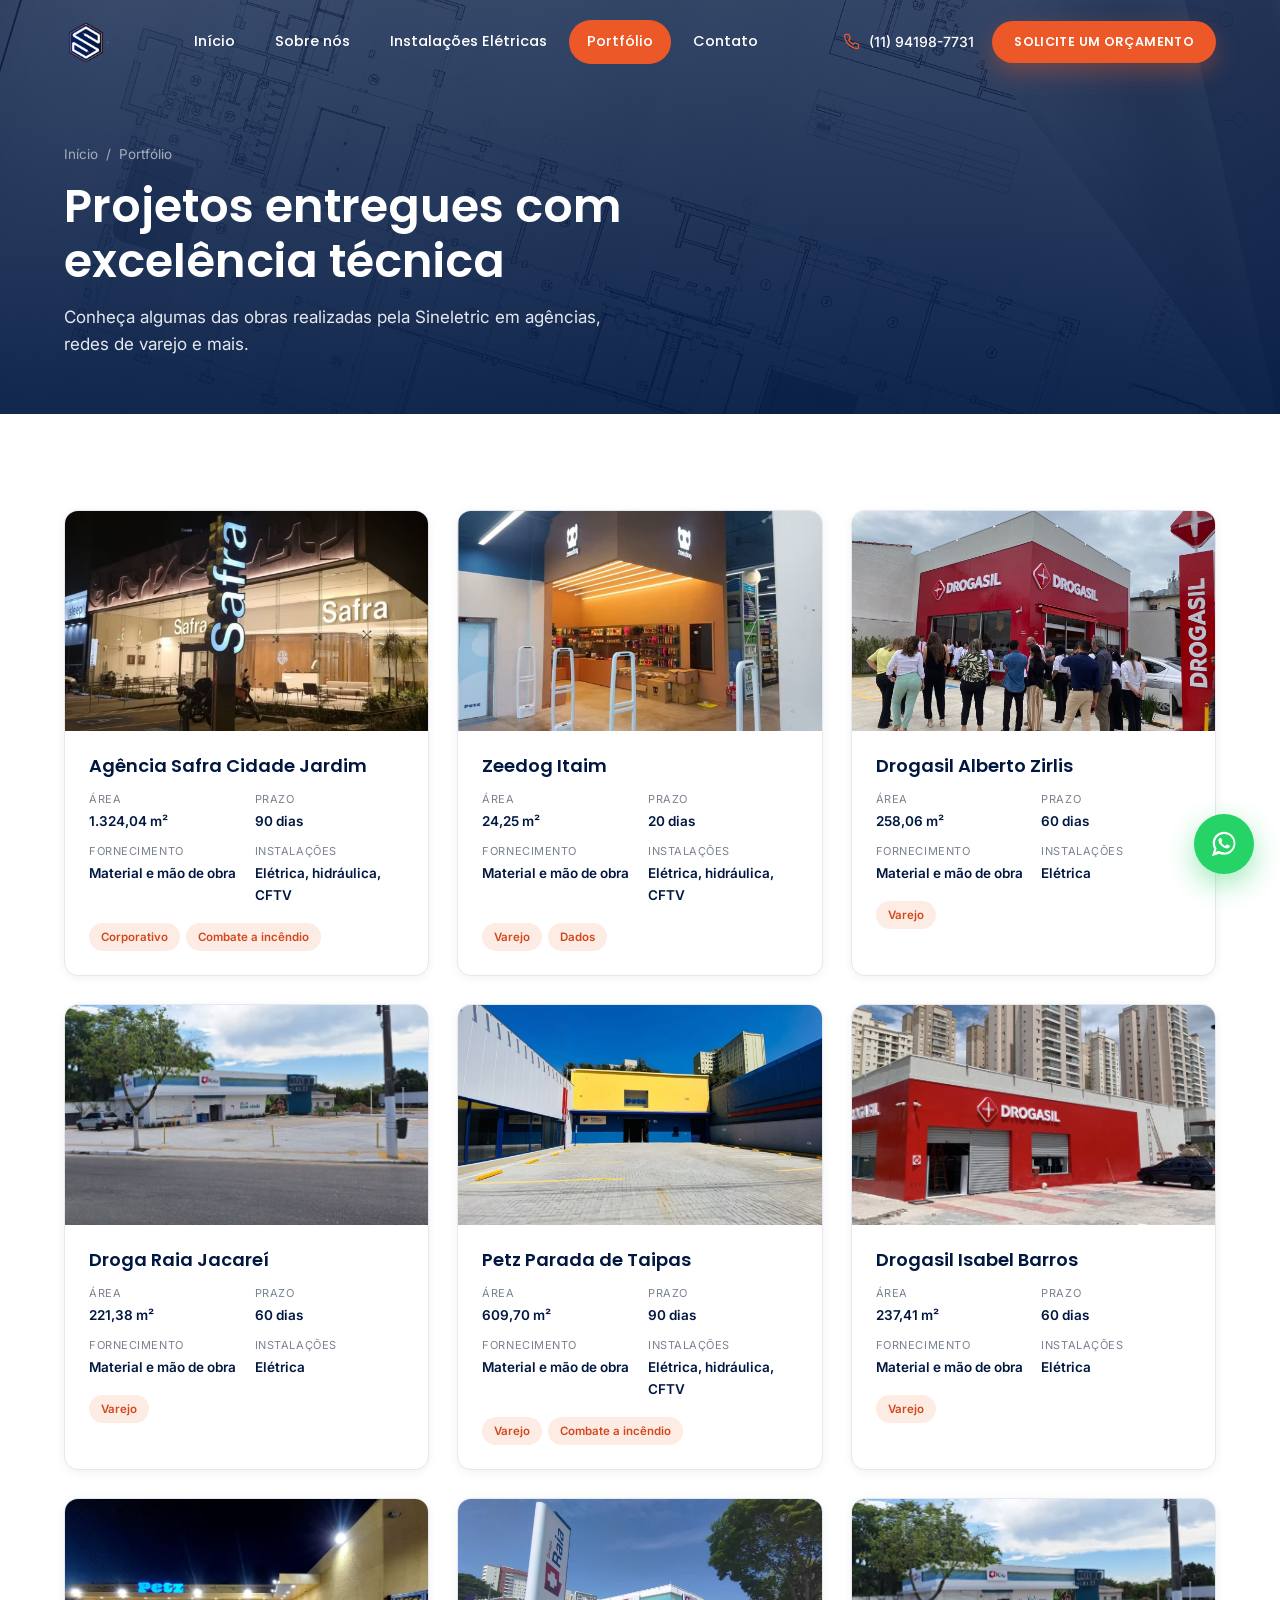
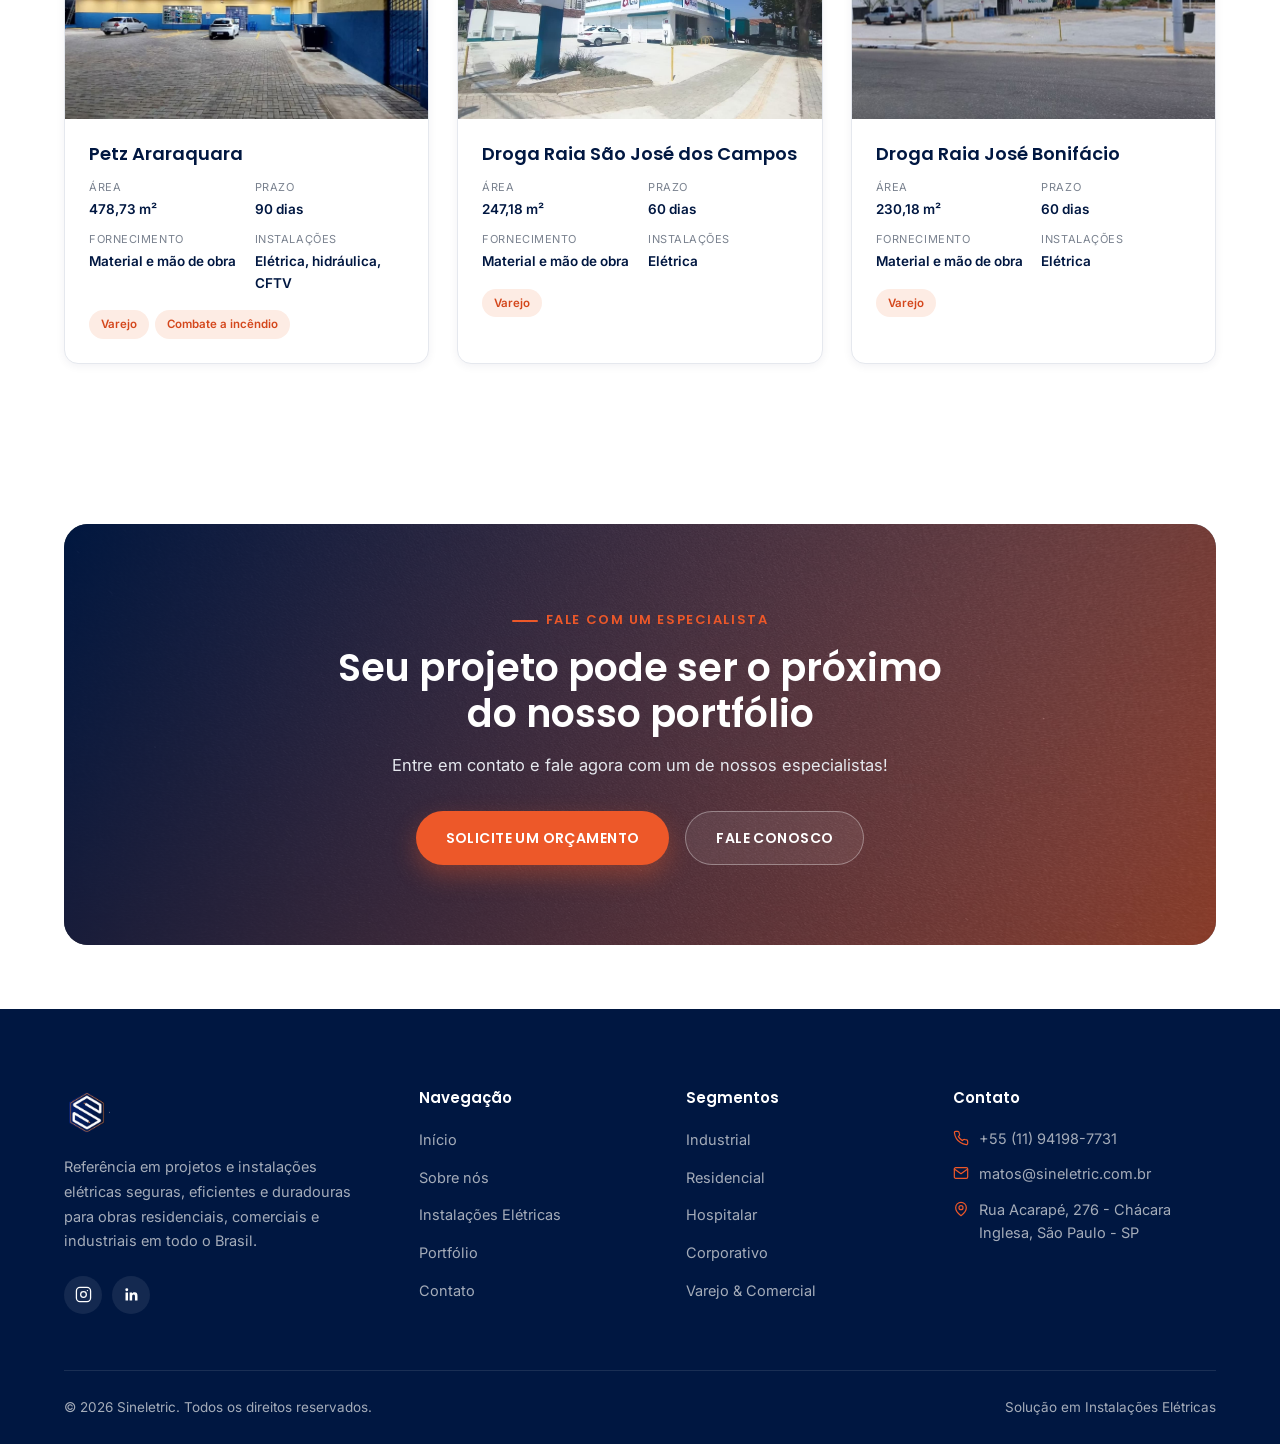
<file: portfolio.html>
<!DOCTYPE html>
<html lang="pt-BR">
<head>
<meta charset="UTF-8">
<meta name="viewport" content="width=device-width, initial-scale=1.0">
<title>Portfólio | Sineletric</title>
<meta name="description" content="Conheça projetos entregues pela Sineletric: agências, farmácias, pet shops e mais, com excelência técnica em instalações elétricas.">
<link rel="icon" type="image/png" href="assets/img/logo.png">
<link rel="preconnect" href="https://fonts.googleapis.com">
<link rel="preconnect" href="https://fonts.gstatic.com" crossorigin>
<link href="https://fonts.googleapis.com/css2?family=Inter:wght@400;500;600;700&family=Poppins:wght@500;600;700&display=swap" rel="stylesheet">
<link rel="stylesheet" href="css/style.css">
</head>
<body>

<header class="site-header">
  <div class="container">
    <a href="index.html" class="brand"><img src="assets/img/logo.png" alt="Sineletric"></a>
    <nav class="main-nav">
      <a href="index.html">Início</a>
      <a href="sobre.html">Sobre nós</a>
      <a href="servicos.html">Instalações Elétricas</a>
      <a href="portfolio.html">Portfólio</a>
      <a href="contato.html">Contato</a>
    </nav>
    <div class="header-actions">
      <a href="tel:+5511941987731" class="header-phone">
        <svg viewBox="0 0 24 24" fill="none" stroke="currentColor" stroke-width="1.8" stroke-linecap="round" stroke-linejoin="round"><path d="M22 16.92v3a2 2 0 0 1-2.18 2 19.79 19.79 0 0 1-8.63-3.07 19.5 19.5 0 0 1-6-6 19.79 19.79 0 0 1-3.07-8.67A2 2 0 0 1 4.11 2h3a2 2 0 0 1 2 1.72c.127.96.361 1.903.7 2.81a2 2 0 0 1-.45 2.11L8.09 9.91a16 16 0 0 0 6 6l1.27-1.27a2 2 0 0 1 2.11-.45c.907.339 1.85.573 2.81.7A2 2 0 0 1 22 16.92z"/></svg>
        (11) 94198-7731
      </a>
      <a href="https://api.whatsapp.com/send?phone=5511941987731&text=Ol%C3%A1,%20vim%20atrav%C3%A9s%20do%20site%20e%20quero%20saber%20mais%20sobre%20a%20Sineletric" target="_blank" rel="noopener" class="btn btn-primary btn-sm">Solicite um orçamento</a>
      <button class="nav-toggle" aria-label="Abrir menu"><span></span><span></span><span></span></button>
    </div>
  </div>
</header>

<nav class="mobile-nav">
  <a href="index.html">Início</a>
  <a href="sobre.html">Sobre nós</a>
  <a href="servicos.html">Instalações Elétricas</a>
  <a href="portfolio.html">Portfólio</a>
  <a href="contato.html">Contato</a>
  <a href="https://api.whatsapp.com/send?phone=5511941987731&text=Ol%C3%A1,%20vim%20atrav%C3%A9s%20do%20site%20e%20quero%20saber%20mais%20sobre%20a%20Sineletric" target="_blank" rel="noopener" class="btn btn-primary">Solicite um orçamento</a>
</nav>

<section class="page-hero" style="background-image:url('assets/img/hero-2.jpg')">
  <div class="container">
    <div class="breadcrumb"><a href="index.html">Início</a><span>/</span><span>Portfólio</span></div>
    <h1>Projetos entregues com excelência técnica</h1>
    <p>Conheça algumas das obras realizadas pela Sineletric em agências, redes de varejo e mais.</p>
  </div>
</section>

<section class="section">
  <div class="container">
    <div class="project-grid">

      <div class="project-card reveal">
        <div class="thumb"><img src="assets/img/portfolio-1.jpg" alt="Agência Safra Cidade Jardim"></div>
        <div class="body">
          <h3>Agência Safra Cidade Jardim</h3>
          <div class="project-meta">
            <div><span>Área</span><strong>1.324,04 m²</strong></div>
            <div><span>Prazo</span><strong>90 dias</strong></div>
            <div><span>Fornecimento</span><strong>Material e mão de obra</strong></div>
            <div><span>Instalações</span><strong>Elétrica, hidráulica, CFTV</strong></div>
          </div>
          <div class="project-tags"><span>Corporativo</span><span>Combate a incêndio</span></div>
        </div>
      </div>

      <div class="project-card reveal reveal-delay-1">
        <div class="thumb"><img src="assets/img/portfolio-2.jpg" alt="Zeedog Itaim"></div>
        <div class="body">
          <h3>Zeedog Itaim</h3>
          <div class="project-meta">
            <div><span>Área</span><strong>24,25 m²</strong></div>
            <div><span>Prazo</span><strong>20 dias</strong></div>
            <div><span>Fornecimento</span><strong>Material e mão de obra</strong></div>
            <div><span>Instalações</span><strong>Elétrica, hidráulica, CFTV</strong></div>
          </div>
          <div class="project-tags"><span>Varejo</span><span>Dados</span></div>
        </div>
      </div>

      <div class="project-card reveal reveal-delay-2">
        <div class="thumb"><img src="assets/img/portfolio-3.jpg" alt="Drogasil Alberto Zirlis"></div>
        <div class="body">
          <h3>Drogasil Alberto Zirlis</h3>
          <div class="project-meta">
            <div><span>Área</span><strong>258,06 m²</strong></div>
            <div><span>Prazo</span><strong>60 dias</strong></div>
            <div><span>Fornecimento</span><strong>Material e mão de obra</strong></div>
            <div><span>Instalações</span><strong>Elétrica</strong></div>
          </div>
          <div class="project-tags"><span>Varejo</span></div>
        </div>
      </div>

      <div class="project-card reveal">
        <div class="thumb"><img src="assets/img/portfolio-4.jpg" alt="Droga Raia Jacareí"></div>
        <div class="body">
          <h3>Droga Raia Jacareí</h3>
          <div class="project-meta">
            <div><span>Área</span><strong>221,38 m²</strong></div>
            <div><span>Prazo</span><strong>60 dias</strong></div>
            <div><span>Fornecimento</span><strong>Material e mão de obra</strong></div>
            <div><span>Instalações</span><strong>Elétrica</strong></div>
          </div>
          <div class="project-tags"><span>Varejo</span></div>
        </div>
      </div>

      <div class="project-card reveal reveal-delay-1">
        <div class="thumb"><img src="assets/img/portfolio-5.jpg" alt="Petz Parada de Taipas"></div>
        <div class="body">
          <h3>Petz Parada de Taipas</h3>
          <div class="project-meta">
            <div><span>Área</span><strong>609,70 m²</strong></div>
            <div><span>Prazo</span><strong>90 dias</strong></div>
            <div><span>Fornecimento</span><strong>Material e mão de obra</strong></div>
            <div><span>Instalações</span><strong>Elétrica, hidráulica, CFTV</strong></div>
          </div>
          <div class="project-tags"><span>Varejo</span><span>Combate a incêndio</span></div>
        </div>
      </div>

      <div class="project-card reveal reveal-delay-2">
        <div class="thumb"><img src="assets/img/portfolio-6.jpg" alt="Drogasil Isabel Barros"></div>
        <div class="body">
          <h3>Drogasil Isabel Barros</h3>
          <div class="project-meta">
            <div><span>Área</span><strong>237,41 m²</strong></div>
            <div><span>Prazo</span><strong>60 dias</strong></div>
            <div><span>Fornecimento</span><strong>Material e mão de obra</strong></div>
            <div><span>Instalações</span><strong>Elétrica</strong></div>
          </div>
          <div class="project-tags"><span>Varejo</span></div>
        </div>
      </div>

      <div class="project-card reveal">
        <div class="thumb"><img src="assets/img/portfolio-7.jpg" alt="Petz Araraquara"></div>
        <div class="body">
          <h3>Petz Araraquara</h3>
          <div class="project-meta">
            <div><span>Área</span><strong>478,73 m²</strong></div>
            <div><span>Prazo</span><strong>90 dias</strong></div>
            <div><span>Fornecimento</span><strong>Material e mão de obra</strong></div>
            <div><span>Instalações</span><strong>Elétrica, hidráulica, CFTV</strong></div>
          </div>
          <div class="project-tags"><span>Varejo</span><span>Combate a incêndio</span></div>
        </div>
      </div>

      <div class="project-card reveal reveal-delay-1">
        <div class="thumb"><img src="assets/img/portfolio-8.jpg" alt="Droga Raia São José dos Campos"></div>
        <div class="body">
          <h3>Droga Raia São José dos Campos</h3>
          <div class="project-meta">
            <div><span>Área</span><strong>247,18 m²</strong></div>
            <div><span>Prazo</span><strong>60 dias</strong></div>
            <div><span>Fornecimento</span><strong>Material e mão de obra</strong></div>
            <div><span>Instalações</span><strong>Elétrica</strong></div>
          </div>
          <div class="project-tags"><span>Varejo</span></div>
        </div>
      </div>

      <div class="project-card reveal reveal-delay-2">
        <div class="thumb"><img src="assets/img/portfolio-9.jpg" alt="Droga Raia José Bonifácio"></div>
        <div class="body">
          <h3>Droga Raia José Bonifácio</h3>
          <div class="project-meta">
            <div><span>Área</span><strong>230,18 m²</strong></div>
            <div><span>Prazo</span><strong>60 dias</strong></div>
            <div><span>Fornecimento</span><strong>Material e mão de obra</strong></div>
            <div><span>Instalações</span><strong>Elétrica</strong></div>
          </div>
          <div class="project-tags"><span>Varejo</span></div>
        </div>
      </div>

    </div>
  </div>
</section>

<section class="section--tight">
  <div class="container">
    <div class="cta-banner reveal" style="background-image:url('assets/img/hero-5.jpg')">
      <span class="eyebrow" style="justify-content:center">Fale com um especialista</span>
      <h2>Seu projeto pode ser o próximo do nosso portfólio</h2>
      <p>Entre em contato e fale agora com um de nossos especialistas!</p>
      <div class="cta-actions">
        <a href="https://api.whatsapp.com/send?phone=5511941987731&text=Ol%C3%A1,%20vim%20atrav%C3%A9s%20do%20site%20e%20quero%20solicitar%20um%20or%C3%A7amento" target="_blank" rel="noopener" class="btn btn-primary">Solicite um orçamento</a>
        <a href="contato.html" class="btn btn-ghost">Fale conosco</a>
      </div>
    </div>
  </div>
</section>

<footer class="site-footer">
  <div class="container">
    <div class="footer-top">
      <div class="footer-brand">
        <img src="assets/img/logo.png" alt="Sineletric">
        <p>Referência em projetos e instalações elétricas seguras, eficientes e duradouras para obras residenciais, comerciais e industriais em todo o Brasil.</p>
        <div class="footer-social">
          <a href="https://www.instagram.com/sineletric?igsh=MmFwdzZibHgzZGh5" target="_blank" rel="noopener" aria-label="Instagram">
            <svg viewBox="0 0 24 24" fill="none" stroke="currentColor" stroke-width="1.8"><rect x="2" y="2" width="20" height="20" rx="5"/><circle cx="12" cy="12" r="4"/><circle cx="17.5" cy="6.5" r="1" fill="currentColor" stroke="none"/></svg>
          </a>
          <a href="https://www.linkedin.com/company/101476475" target="_blank" rel="noopener" aria-label="LinkedIn">
            <svg viewBox="0 0 24 24" fill="currentColor"><path d="M20.45 20.45h-3.55v-5.57c0-1.33-.02-3.03-1.85-3.03-1.85 0-2.14 1.45-2.14 2.94v5.66H9.36V9h3.41v1.56h.05c.47-.9 1.63-1.85 3.36-1.85 3.6 0 4.27 2.37 4.27 5.45v6.29zM5.34 7.43a2.06 2.06 0 1 1 0-4.12 2.06 2.06 0 0 1 0 4.12zM7.12 20.45H3.56V9h3.56v11.45z"/></svg>
          </a>
        </div>
      </div>
      <div class="footer-col">
        <h4>Navegação</h4>
        <ul>
          <li><a href="index.html">Início</a></li>
          <li><a href="sobre.html">Sobre nós</a></li>
          <li><a href="servicos.html">Instalações Elétricas</a></li>
          <li><a href="portfolio.html">Portfólio</a></li>
          <li><a href="contato.html">Contato</a></li>
        </ul>
      </div>
      <div class="footer-col">
        <h4>Segmentos</h4>
        <ul>
          <li><a href="servicos.html">Industrial</a></li>
          <li><a href="servicos.html">Residencial</a></li>
          <li><a href="servicos.html">Hospitalar</a></li>
          <li><a href="servicos.html">Corporativo</a></li>
          <li><a href="servicos.html">Varejo &amp; Comercial</a></li>
        </ul>
      </div>
      <div class="footer-col">
        <h4>Contato</h4>
        <ul>
          <li class="contact-line">
            <svg viewBox="0 0 24 24" fill="none" stroke="currentColor" stroke-width="1.8" stroke-linecap="round" stroke-linejoin="round"><path d="M22 16.92v3a2 2 0 0 1-2.18 2 19.79 19.79 0 0 1-8.63-3.07 19.5 19.5 0 0 1-6-6 19.79 19.79 0 0 1-3.07-8.67A2 2 0 0 1 4.11 2h3a2 2 0 0 1 2 1.72c.127.96.361 1.903.7 2.81a2 2 0 0 1-.45 2.11L8.09 9.91a16 16 0 0 0 6 6l1.27-1.27a2 2 0 0 1 2.11-.45c.907.339 1.85.573 2.81.7A2 2 0 0 1 22 16.92z"/></svg>
            <a href="tel:+5511941987731">+55 (11) 94198-7731</a>
          </li>
          <li class="contact-line">
            <svg viewBox="0 0 24 24" fill="none" stroke="currentColor" stroke-width="1.8" stroke-linecap="round" stroke-linejoin="round"><rect x="2" y="4" width="20" height="16" rx="2"/><path d="m22 6-10 7L2 6"/></svg>
            <a href="mailto:matos@sineletric.com.br">matos@sineletric.com.br</a>
          </li>
          <li class="contact-line">
            <svg viewBox="0 0 24 24" fill="none" stroke="currentColor" stroke-width="1.8" stroke-linecap="round" stroke-linejoin="round"><path d="M20 10c0 6-8 12-8 12s-8-6-8-12a8 8 0 0 1 16 0Z"/><circle cx="12" cy="10" r="3"/></svg>
            <span>Rua Acarapé, 276 - Chácara Inglesa, São Paulo - SP</span>
          </li>
        </ul>
      </div>
    </div>
    <div class="footer-bottom">
      <span>&copy; <span id="current-year"></span> Sineletric. Todos os direitos reservados.</span>
      <span>Solução em Instalações Elétricas</span>
    </div>
  </div>
</footer>

<a href="https://api.whatsapp.com/send?phone=5511941987731&text=Ol%C3%A1,%20vim%20atrav%C3%A9s%20do%20site%20e%20quero%20saber%20mais%20sobre%20a%20Sineletric" target="_blank" rel="noopener" class="whatsapp-float" aria-label="Fale no WhatsApp">
  <svg viewBox="0 0 32 32" fill="currentColor"><path d="M16.04 3C9.37 3 3.96 8.4 3.96 15.06c0 2.23.6 4.36 1.74 6.24L3 29l7.9-2.6a12.02 12.02 0 0 0 5.14 1.15h.01c6.67 0 12.08-5.4 12.08-12.06C28.12 8.4 22.71 3 16.04 3zm0 21.9h-.01a10 10 0 0 1-5.1-1.4l-.36-.22-3.7 1.22 1.24-3.6-.24-.37a9.87 9.87 0 0 1-1.53-5.3c0-5.48 4.46-9.94 9.95-9.94 2.66 0 5.15 1.04 7.03 2.92a9.87 9.87 0 0 1 2.91 7.03c0 5.48-4.46 9.94-9.94 9.94zm5.46-7.45c-.3-.15-1.77-.87-2.04-.97-.27-.1-.47-.15-.67.15-.2.3-.77.97-.94 1.17-.17.2-.35.22-.65.07-.3-.15-1.24-.46-2.37-1.47-.87-.78-1.46-1.74-1.63-2.04-.17-.3-.02-.46.13-.6.13-.13.3-.35.45-.52.15-.17.2-.3.3-.5.1-.2.05-.37-.02-.52-.07-.15-.67-1.62-.92-2.22-.24-.58-.49-.5-.67-.51h-.57c-.2 0-.52.07-.79.37-.27.3-1.04 1.02-1.04 2.48s1.07 2.87 1.22 3.07c.15.2 2.1 3.2 5.08 4.49.71.3 1.26.49 1.69.62.71.23 1.36.2 1.87.12.57-.08 1.77-.72 2.02-1.42.25-.7.25-1.3.17-1.42-.07-.13-.27-.2-.57-.35z"/></svg>
</a>
<button class="back-to-top" aria-label="Voltar ao topo">
  <svg viewBox="0 0 24 24" fill="none" stroke="currentColor" stroke-width="2" stroke-linecap="round" stroke-linejoin="round"><path d="M12 19V5M5 12l7-7 7 7"/></svg>
</button>

<script src="js/main.js"></script>
</body>
</html>
</file>
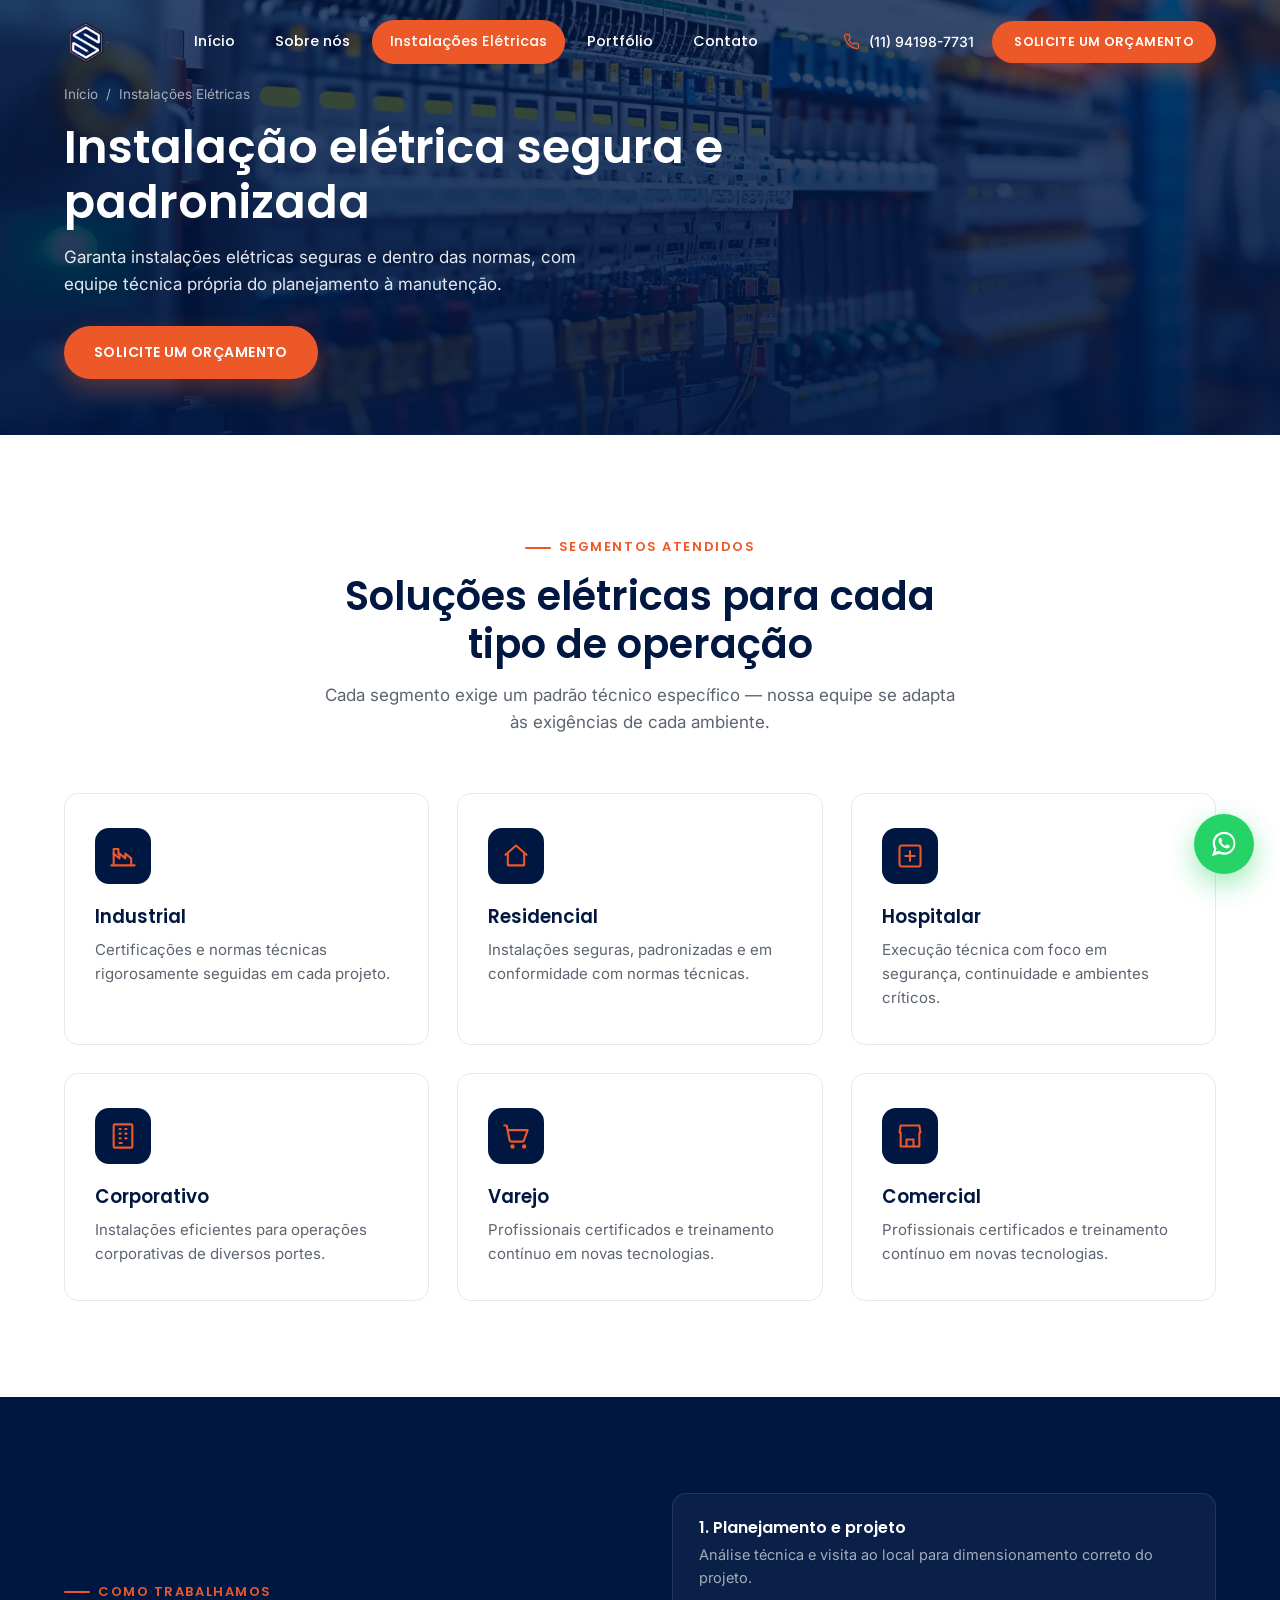
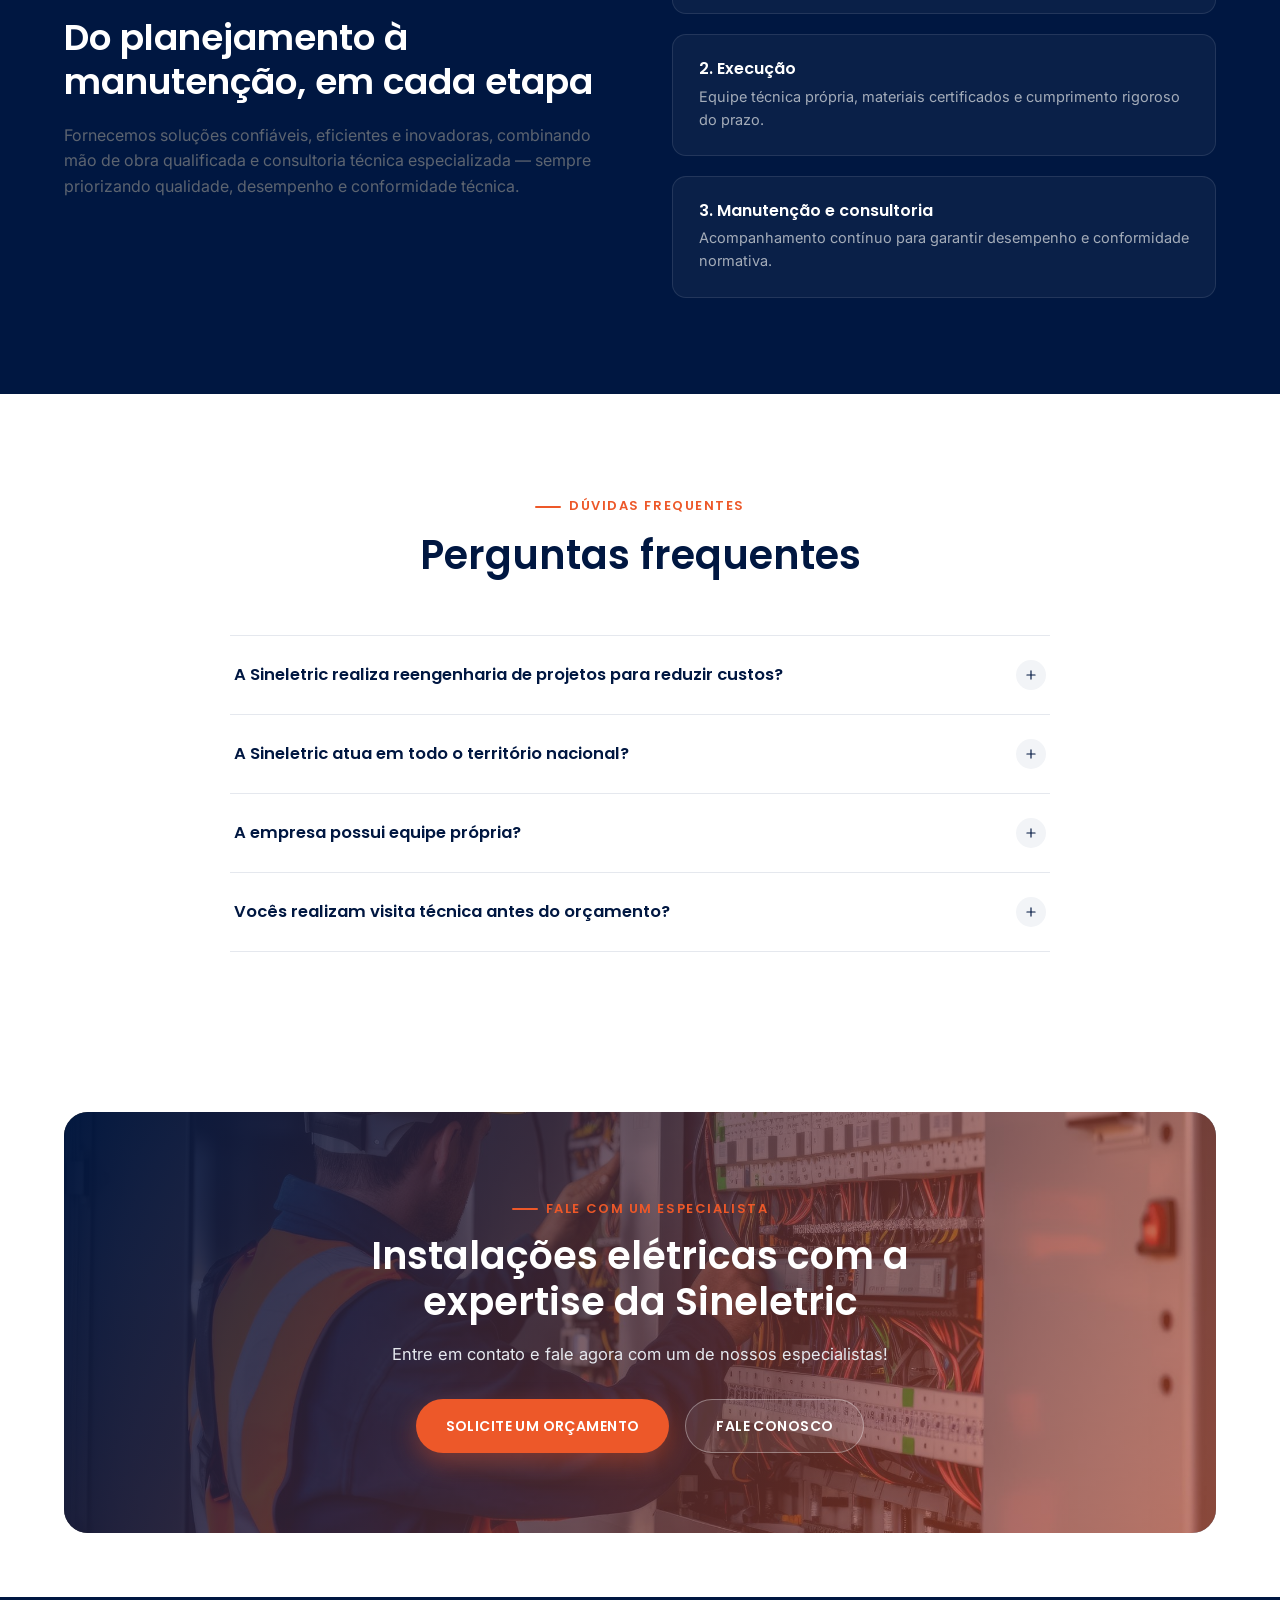
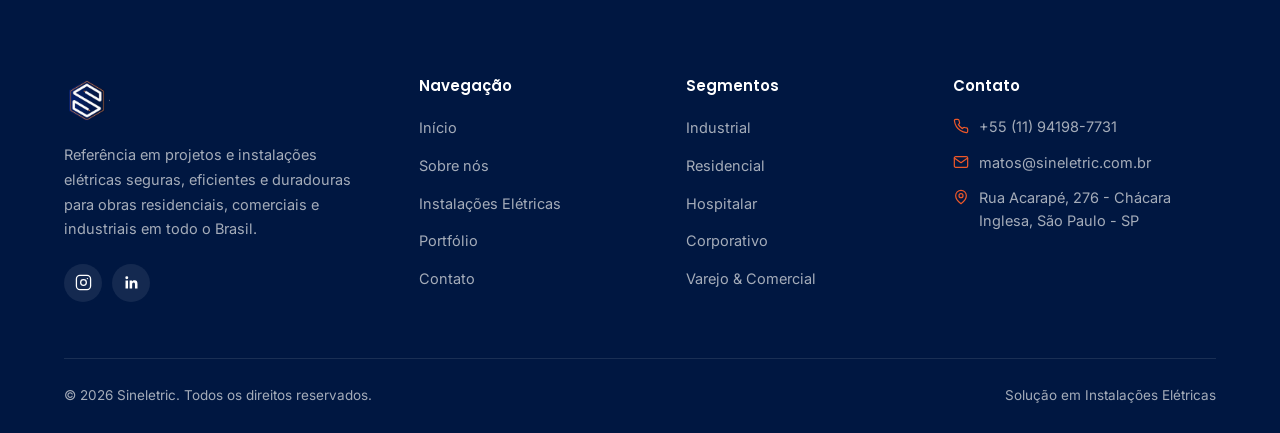
<file: servicos.html>
<!DOCTYPE html>
<html lang="pt-BR">
<head>
<meta charset="UTF-8">
<meta name="viewport" content="width=device-width, initial-scale=1.0">
<title>Instalações Elétricas | Sineletric</title>
<meta name="description" content="Instalação elétrica segura e padronizada para os segmentos industrial, residencial, hospitalar, corporativo, varejo e comercial.">
<link rel="icon" type="image/png" href="assets/img/logo.png">
<link rel="preconnect" href="https://fonts.googleapis.com">
<link rel="preconnect" href="https://fonts.gstatic.com" crossorigin>
<link href="https://fonts.googleapis.com/css2?family=Inter:wght@400;500;600;700&family=Poppins:wght@500;600;700&display=swap" rel="stylesheet">
<link rel="stylesheet" href="css/style.css">
</head>
<body>

<header class="site-header">
  <div class="container">
    <a href="index.html" class="brand"><img src="assets/img/logo.png" alt="Sineletric"></a>
    <nav class="main-nav">
      <a href="index.html">Início</a>
      <a href="sobre.html">Sobre nós</a>
      <a href="servicos.html">Instalações Elétricas</a>
      <a href="portfolio.html">Portfólio</a>
      <a href="contato.html">Contato</a>
    </nav>
    <div class="header-actions">
      <a href="tel:+5511941987731" class="header-phone">
        <svg viewBox="0 0 24 24" fill="none" stroke="currentColor" stroke-width="1.8" stroke-linecap="round" stroke-linejoin="round"><path d="M22 16.92v3a2 2 0 0 1-2.18 2 19.79 19.79 0 0 1-8.63-3.07 19.5 19.5 0 0 1-6-6 19.79 19.79 0 0 1-3.07-8.67A2 2 0 0 1 4.11 2h3a2 2 0 0 1 2 1.72c.127.96.361 1.903.7 2.81a2 2 0 0 1-.45 2.11L8.09 9.91a16 16 0 0 0 6 6l1.27-1.27a2 2 0 0 1 2.11-.45c.907.339 1.85.573 2.81.7A2 2 0 0 1 22 16.92z"/></svg>
        (11) 94198-7731
      </a>
      <a href="https://api.whatsapp.com/send?phone=5511941987731&text=Ol%C3%A1,%20vim%20atrav%C3%A9s%20do%20site%20e%20quero%20saber%20mais%20sobre%20a%20Sineletric" target="_blank" rel="noopener" class="btn btn-primary btn-sm">Solicite um orçamento</a>
      <button class="nav-toggle" aria-label="Abrir menu"><span></span><span></span><span></span></button>
    </div>
  </div>
</header>

<nav class="mobile-nav">
  <a href="index.html">Início</a>
  <a href="sobre.html">Sobre nós</a>
  <a href="servicos.html">Instalações Elétricas</a>
  <a href="portfolio.html">Portfólio</a>
  <a href="contato.html">Contato</a>
  <a href="https://api.whatsapp.com/send?phone=5511941987731&text=Ol%C3%A1,%20vim%20atrav%C3%A9s%20do%20site%20e%20quero%20saber%20mais%20sobre%20a%20Sineletric" target="_blank" rel="noopener" class="btn btn-primary">Solicite um orçamento</a>
</nav>

<section class="page-hero" style="background-image:url('assets/img/servicos-hero.jpg')">
  <div class="container">
    <div class="breadcrumb"><a href="index.html">Início</a><span>/</span><span>Instalações Elétricas</span></div>
    <h1>Instalação elétrica segura e padronizada</h1>
    <p>Garanta instalações elétricas seguras e dentro das normas, com equipe técnica própria do planejamento à manutenção.</p>
    <div class="hero-cta" style="margin-top:28px;">
      <a href="https://api.whatsapp.com/send?phone=5511941987731&text=Ol%C3%A1,%20vim%20atrav%C3%A9s%20do%20site%20e%20quero%20solicitar%20um%20or%C3%A7amento" target="_blank" rel="noopener" class="btn btn-primary">Solicite um orçamento</a>
    </div>
  </div>
</section>

<!-- SEGMENTS -->
<section class="section">
  <div class="container">
    <div class="section-head center reveal">
      <span class="eyebrow" style="justify-content:center">Segmentos atendidos</span>
      <h2>Soluções elétricas para cada tipo de operação</h2>
      <p>Cada segmento exige um padrão técnico específico — nossa equipe se adapta às exigências de cada ambiente.</p>
    </div>
    <div class="grid-3">
      <div class="value-card reveal">
        <div class="icon"><svg viewBox="0 0 24 24" fill="none" stroke="currentColor" stroke-width="1.8" stroke-linecap="round" stroke-linejoin="round"><path d="M2 20h20"/><path d="M4 20V10l5 4v-4l5 4v-4l5 4v6"/><path d="M4 10V6h4v4"/></svg></div>
        <h3>Industrial</h3>
        <p>Certificações e normas técnicas rigorosamente seguidas em cada projeto.</p>
      </div>
      <div class="value-card reveal reveal-delay-1">
        <div class="icon"><svg viewBox="0 0 24 24" fill="none" stroke="currentColor" stroke-width="1.8" stroke-linecap="round" stroke-linejoin="round"><path d="m3 11 9-8 9 8"/><path d="M5 10v10h14V10"/></svg></div>
        <h3>Residencial</h3>
        <p>Instalações seguras, padronizadas e em conformidade com normas técnicas.</p>
      </div>
      <div class="value-card reveal reveal-delay-2">
        <div class="icon"><svg viewBox="0 0 24 24" fill="none" stroke="currentColor" stroke-width="1.8" stroke-linecap="round" stroke-linejoin="round"><rect x="3" y="3" width="18" height="18" rx="2"/><path d="M12 8v8M8 12h8"/></svg></div>
        <h3>Hospitalar</h3>
        <p>Execução técnica com foco em segurança, continuidade e ambientes críticos.</p>
      </div>
      <div class="value-card reveal">
        <div class="icon"><svg viewBox="0 0 24 24" fill="none" stroke="currentColor" stroke-width="1.8" stroke-linecap="round" stroke-linejoin="round"><rect x="4" y="2" width="16" height="20" rx="1"/><path d="M9 6h1M14 6h1M9 10h1M14 10h1M9 14h1M14 14h1M9 18h2"/></svg></div>
        <h3>Corporativo</h3>
        <p>Instalações eficientes para operações corporativas de diversos portes.</p>
      </div>
      <div class="value-card reveal reveal-delay-1">
        <div class="icon"><svg viewBox="0 0 24 24" fill="none" stroke="currentColor" stroke-width="1.8" stroke-linecap="round" stroke-linejoin="round"><circle cx="9" cy="21" r="1"/><circle cx="19" cy="21" r="1"/><path d="M2 3h2l2.4 12.2a2 2 0 0 0 2 1.6h8.6a2 2 0 0 0 2-1.6L22 7H6"/></svg></div>
        <h3>Varejo</h3>
        <p>Profissionais certificados e treinamento contínuo em novas tecnologias.</p>
      </div>
      <div class="value-card reveal reveal-delay-2">
        <div class="icon"><svg viewBox="0 0 24 24" fill="none" stroke="currentColor" stroke-width="1.8" stroke-linecap="round" stroke-linejoin="round"><path d="M3 9 4 3h16l1 6"/><path d="M4 9v12h16V9"/><path d="M9 21v-6h6v6"/></svg></div>
        <h3>Comercial</h3>
        <p>Profissionais certificados e treinamento contínuo em novas tecnologias.</p>
      </div>
    </div>
  </div>
</section>

<!-- PROCESS -->
<section class="section section--navy">
  <div class="container">
    <div class="split">
      <div class="split-body reveal">
        <span class="eyebrow">Como trabalhamos</span>
        <h2>Do planejamento à manutenção, em cada etapa</h2>
        <p>Fornecemos soluções confiáveis, eficientes e inovadoras, combinando mão de obra qualificada e consultoria técnica especializada — sempre priorizando qualidade, desempenho e conformidade técnica.</p>
      </div>
      <div class="split-media reveal reveal-delay-1" style="display:grid; gap:20px;">
        <div class="value-card" style="padding:24px 26px;">
          <h3 style="font-size:16px; margin-bottom:6px;">1. Planejamento e projeto</h3>
          <p style="font-size:14.5px;">Análise técnica e visita ao local para dimensionamento correto do projeto.</p>
        </div>
        <div class="value-card" style="padding:24px 26px;">
          <h3 style="font-size:16px; margin-bottom:6px;">2. Execução</h3>
          <p style="font-size:14.5px;">Equipe técnica própria, materiais certificados e cumprimento rigoroso do prazo.</p>
        </div>
        <div class="value-card" style="padding:24px 26px;">
          <h3 style="font-size:16px; margin-bottom:6px;">3. Manutenção e consultoria</h3>
          <p style="font-size:14.5px;">Acompanhamento contínuo para garantir desempenho e conformidade normativa.</p>
        </div>
      </div>
    </div>
  </div>
</section>

<!-- FAQ -->
<section class="section">
  <div class="container">
    <div class="section-head center reveal">
      <span class="eyebrow" style="justify-content:center">Dúvidas frequentes</span>
      <h2>Perguntas frequentes</h2>
    </div>
    <div class="faq-list reveal">
      <div class="faq-item">
        <button class="faq-q"><span>A Sineletric realiza reengenharia de projetos para reduzir custos?</span><span class="plus"><svg viewBox="0 0 24 24" fill="none" stroke="currentColor" stroke-width="2" stroke-linecap="round"><path d="M12 5v14M5 12h14"/></svg></span></button>
        <div class="faq-a"><p>Sim. Avaliamos projetos existentes para identificar oportunidades de otimização técnica e financeira. A reengenharia permite reduzir custos sem comprometer a segurança, a qualidade e a conformidade com as normas.</p></div>
      </div>
      <div class="faq-item">
        <button class="faq-q"><span>A Sineletric atua em todo o território nacional?</span><span class="plus"><svg viewBox="0 0 24 24" fill="none" stroke="currentColor" stroke-width="2" stroke-linecap="round"><path d="M12 5v14M5 12h14"/></svg></span></button>
        <div class="faq-a"><p>Sim. Atendemos projetos em todo o Brasil, contando com equipe técnica preparada para atuar em diferentes regiões, sempre mantendo o mesmo padrão de qualidade, gestão e segurança.</p></div>
      </div>
      <div class="faq-item">
        <button class="faq-q"><span>A empresa possui equipe própria?</span><span class="plus"><svg viewBox="0 0 24 24" fill="none" stroke="currentColor" stroke-width="2" stroke-linecap="round"><path d="M12 5v14M5 12h14"/></svg></span></button>
        <div class="faq-a"><p>Sim. A execução é realizada por equipe técnica qualificada e padronizada.</p></div>
      </div>
      <div class="faq-item">
        <button class="faq-q"><span>Vocês realizam visita técnica antes do orçamento?</span><span class="plus"><svg viewBox="0 0 24 24" fill="none" stroke="currentColor" stroke-width="2" stroke-linecap="round"><path d="M12 5v14M5 12h14"/></svg></span></button>
        <div class="faq-a"><p>Sim. A análise técnica é parte essencial para o dimensionamento correto do projeto.</p></div>
      </div>
    </div>
  </div>
</section>

<section class="section--tight">
  <div class="container">
    <div class="cta-banner reveal" style="background-image:url('assets/img/hero-1.jpg')">
      <span class="eyebrow" style="justify-content:center">Fale com um especialista</span>
      <h2>Instalações elétricas com a expertise da Sineletric</h2>
      <p>Entre em contato e fale agora com um de nossos especialistas!</p>
      <div class="cta-actions">
        <a href="https://api.whatsapp.com/send?phone=5511941987731&text=Ol%C3%A1,%20vim%20atrav%C3%A9s%20do%20site%20e%20quero%20solicitar%20um%20or%C3%A7amento" target="_blank" rel="noopener" class="btn btn-primary">Solicite um orçamento</a>
        <a href="contato.html" class="btn btn-ghost">Fale conosco</a>
      </div>
    </div>
  </div>
</section>

<footer class="site-footer">
  <div class="container">
    <div class="footer-top">
      <div class="footer-brand">
        <img src="assets/img/logo.png" alt="Sineletric">
        <p>Referência em projetos e instalações elétricas seguras, eficientes e duradouras para obras residenciais, comerciais e industriais em todo o Brasil.</p>
        <div class="footer-social">
          <a href="https://www.instagram.com/sineletric?igsh=MmFwdzZibHgzZGh5" target="_blank" rel="noopener" aria-label="Instagram">
            <svg viewBox="0 0 24 24" fill="none" stroke="currentColor" stroke-width="1.8"><rect x="2" y="2" width="20" height="20" rx="5"/><circle cx="12" cy="12" r="4"/><circle cx="17.5" cy="6.5" r="1" fill="currentColor" stroke="none"/></svg>
          </a>
          <a href="https://www.linkedin.com/company/101476475" target="_blank" rel="noopener" aria-label="LinkedIn">
            <svg viewBox="0 0 24 24" fill="currentColor"><path d="M20.45 20.45h-3.55v-5.57c0-1.33-.02-3.03-1.85-3.03-1.85 0-2.14 1.45-2.14 2.94v5.66H9.36V9h3.41v1.56h.05c.47-.9 1.63-1.85 3.36-1.85 3.6 0 4.27 2.37 4.27 5.45v6.29zM5.34 7.43a2.06 2.06 0 1 1 0-4.12 2.06 2.06 0 0 1 0 4.12zM7.12 20.45H3.56V9h3.56v11.45z"/></svg>
          </a>
        </div>
      </div>
      <div class="footer-col">
        <h4>Navegação</h4>
        <ul>
          <li><a href="index.html">Início</a></li>
          <li><a href="sobre.html">Sobre nós</a></li>
          <li><a href="servicos.html">Instalações Elétricas</a></li>
          <li><a href="portfolio.html">Portfólio</a></li>
          <li><a href="contato.html">Contato</a></li>
        </ul>
      </div>
      <div class="footer-col">
        <h4>Segmentos</h4>
        <ul>
          <li><a href="servicos.html">Industrial</a></li>
          <li><a href="servicos.html">Residencial</a></li>
          <li><a href="servicos.html">Hospitalar</a></li>
          <li><a href="servicos.html">Corporativo</a></li>
          <li><a href="servicos.html">Varejo &amp; Comercial</a></li>
        </ul>
      </div>
      <div class="footer-col">
        <h4>Contato</h4>
        <ul>
          <li class="contact-line">
            <svg viewBox="0 0 24 24" fill="none" stroke="currentColor" stroke-width="1.8" stroke-linecap="round" stroke-linejoin="round"><path d="M22 16.92v3a2 2 0 0 1-2.18 2 19.79 19.79 0 0 1-8.63-3.07 19.5 19.5 0 0 1-6-6 19.79 19.79 0 0 1-3.07-8.67A2 2 0 0 1 4.11 2h3a2 2 0 0 1 2 1.72c.127.96.361 1.903.7 2.81a2 2 0 0 1-.45 2.11L8.09 9.91a16 16 0 0 0 6 6l1.27-1.27a2 2 0 0 1 2.11-.45c.907.339 1.85.573 2.81.7A2 2 0 0 1 22 16.92z"/></svg>
            <a href="tel:+5511941987731">+55 (11) 94198-7731</a>
          </li>
          <li class="contact-line">
            <svg viewBox="0 0 24 24" fill="none" stroke="currentColor" stroke-width="1.8" stroke-linecap="round" stroke-linejoin="round"><rect x="2" y="4" width="20" height="16" rx="2"/><path d="m22 6-10 7L2 6"/></svg>
            <a href="mailto:matos@sineletric.com.br">matos@sineletric.com.br</a>
          </li>
          <li class="contact-line">
            <svg viewBox="0 0 24 24" fill="none" stroke="currentColor" stroke-width="1.8" stroke-linecap="round" stroke-linejoin="round"><path d="M20 10c0 6-8 12-8 12s-8-6-8-12a8 8 0 0 1 16 0Z"/><circle cx="12" cy="10" r="3"/></svg>
            <span>Rua Acarapé, 276 - Chácara Inglesa, São Paulo - SP</span>
          </li>
        </ul>
      </div>
    </div>
    <div class="footer-bottom">
      <span>&copy; <span id="current-year"></span> Sineletric. Todos os direitos reservados.</span>
      <span>Solução em Instalações Elétricas</span>
    </div>
  </div>
</footer>

<a href="https://api.whatsapp.com/send?phone=5511941987731&text=Ol%C3%A1,%20vim%20atrav%C3%A9s%20do%20site%20e%20quero%20saber%20mais%20sobre%20a%20Sineletric" target="_blank" rel="noopener" class="whatsapp-float" aria-label="Fale no WhatsApp">
  <svg viewBox="0 0 32 32" fill="currentColor"><path d="M16.04 3C9.37 3 3.96 8.4 3.96 15.06c0 2.23.6 4.36 1.74 6.24L3 29l7.9-2.6a12.02 12.02 0 0 0 5.14 1.15h.01c6.67 0 12.08-5.4 12.08-12.06C28.12 8.4 22.71 3 16.04 3zm0 21.9h-.01a10 10 0 0 1-5.1-1.4l-.36-.22-3.7 1.22 1.24-3.6-.24-.37a9.87 9.87 0 0 1-1.53-5.3c0-5.48 4.46-9.94 9.95-9.94 2.66 0 5.15 1.04 7.03 2.92a9.87 9.87 0 0 1 2.91 7.03c0 5.48-4.46 9.94-9.94 9.94zm5.46-7.45c-.3-.15-1.77-.87-2.04-.97-.27-.1-.47-.15-.67.15-.2.3-.77.97-.94 1.17-.17.2-.35.22-.65.07-.3-.15-1.24-.46-2.37-1.47-.87-.78-1.46-1.74-1.63-2.04-.17-.3-.02-.46.13-.6.13-.13.3-.35.45-.52.15-.17.2-.3.3-.5.1-.2.05-.37-.02-.52-.07-.15-.67-1.62-.92-2.22-.24-.58-.49-.5-.67-.51h-.57c-.2 0-.52.07-.79.37-.27.3-1.04 1.02-1.04 2.48s1.07 2.87 1.22 3.07c.15.2 2.1 3.2 5.08 4.49.71.3 1.26.49 1.69.62.71.23 1.36.2 1.87.12.57-.08 1.77-.72 2.02-1.42.25-.7.25-1.3.17-1.42-.07-.13-.27-.2-.57-.35z"/></svg>
</a>
<button class="back-to-top" aria-label="Voltar ao topo">
  <svg viewBox="0 0 24 24" fill="none" stroke="currentColor" stroke-width="2" stroke-linecap="round" stroke-linejoin="round"><path d="M12 19V5M5 12l7-7 7 7"/></svg>
</button>

<script src="js/main.js"></script>
</body>
</html>
</file>
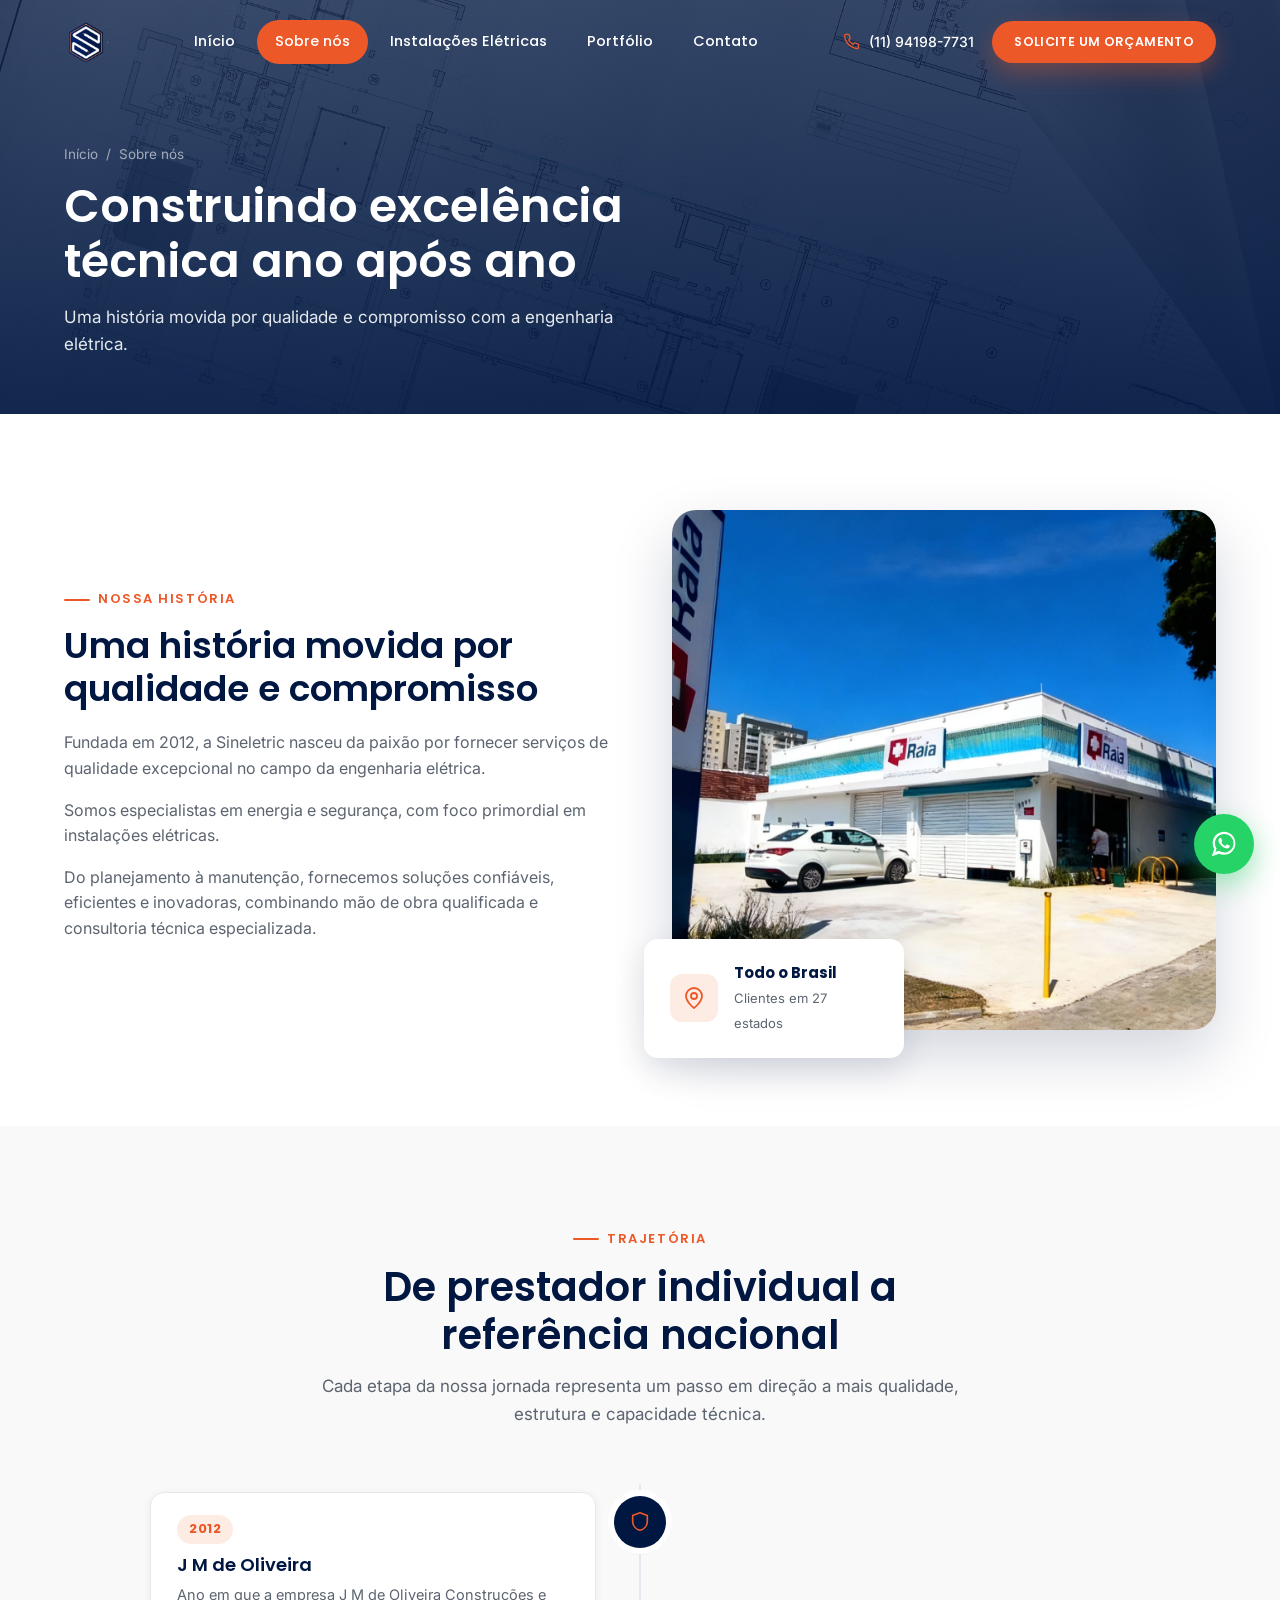
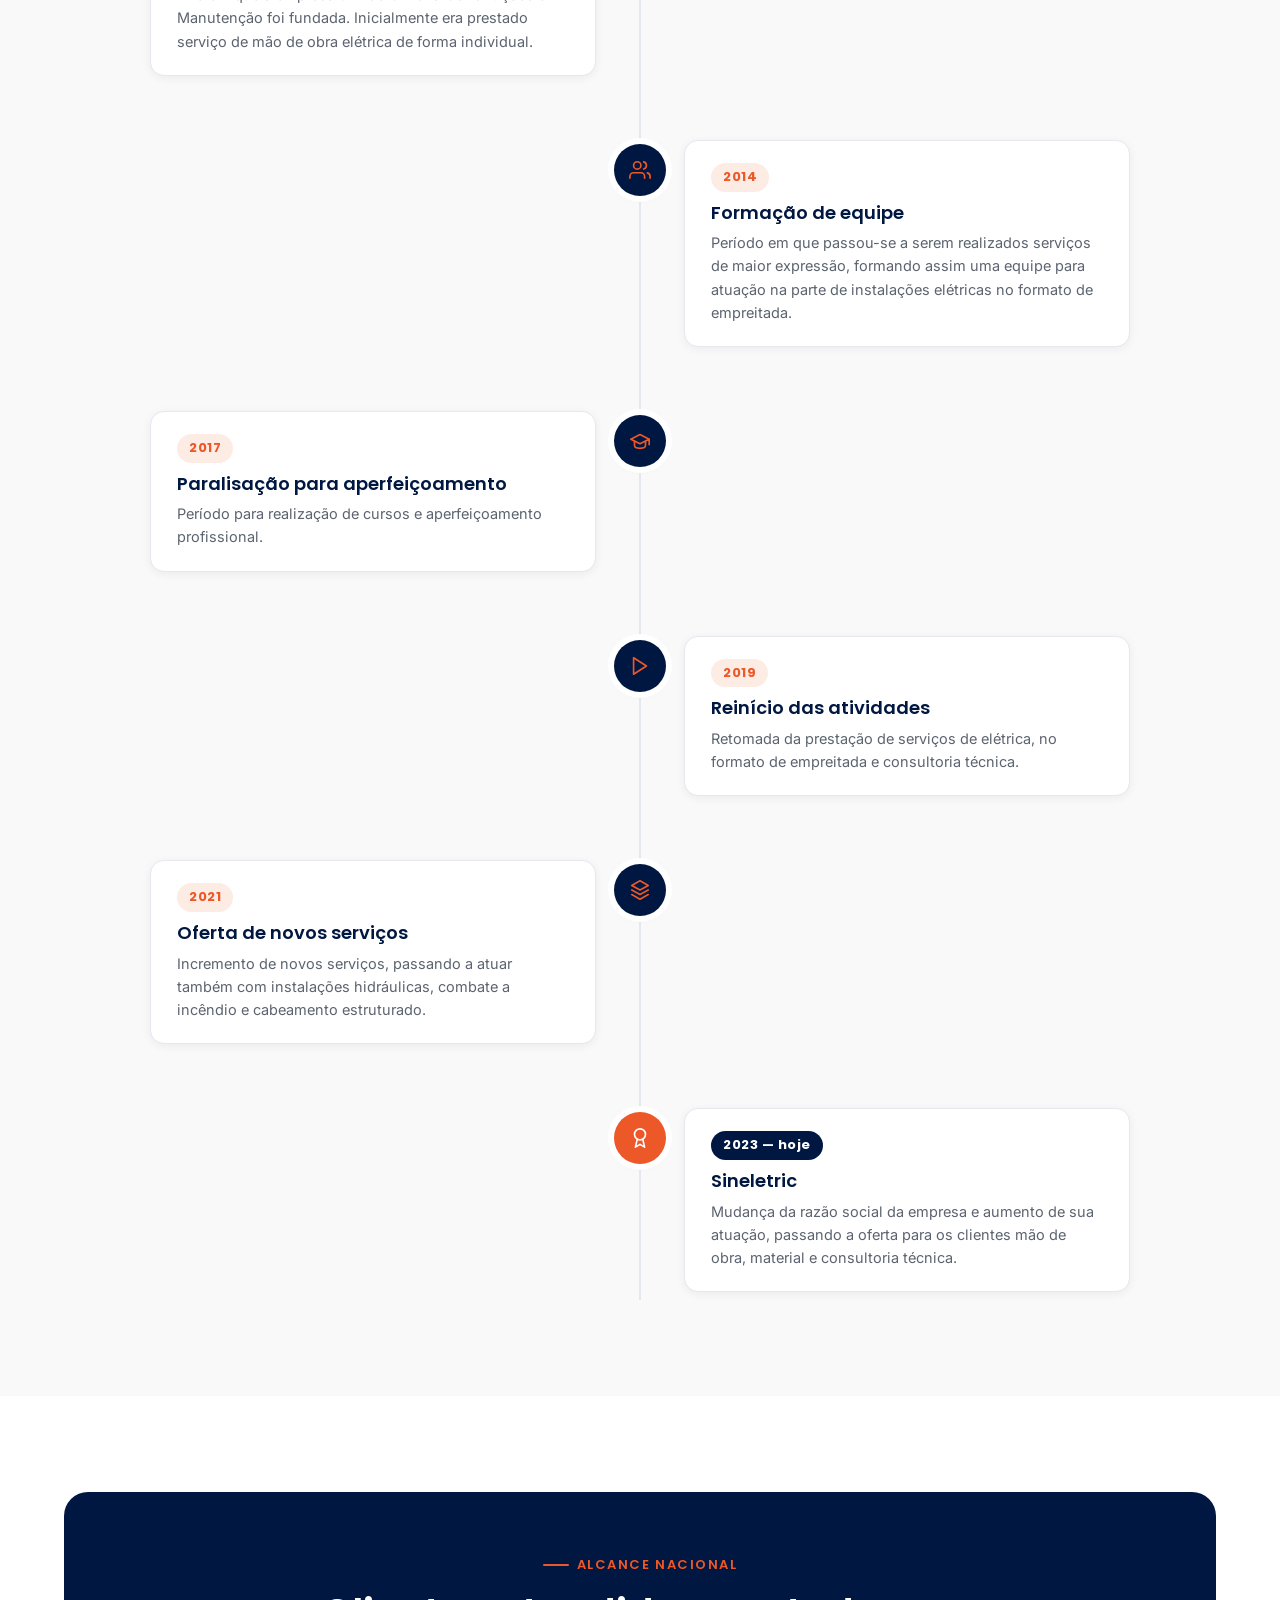
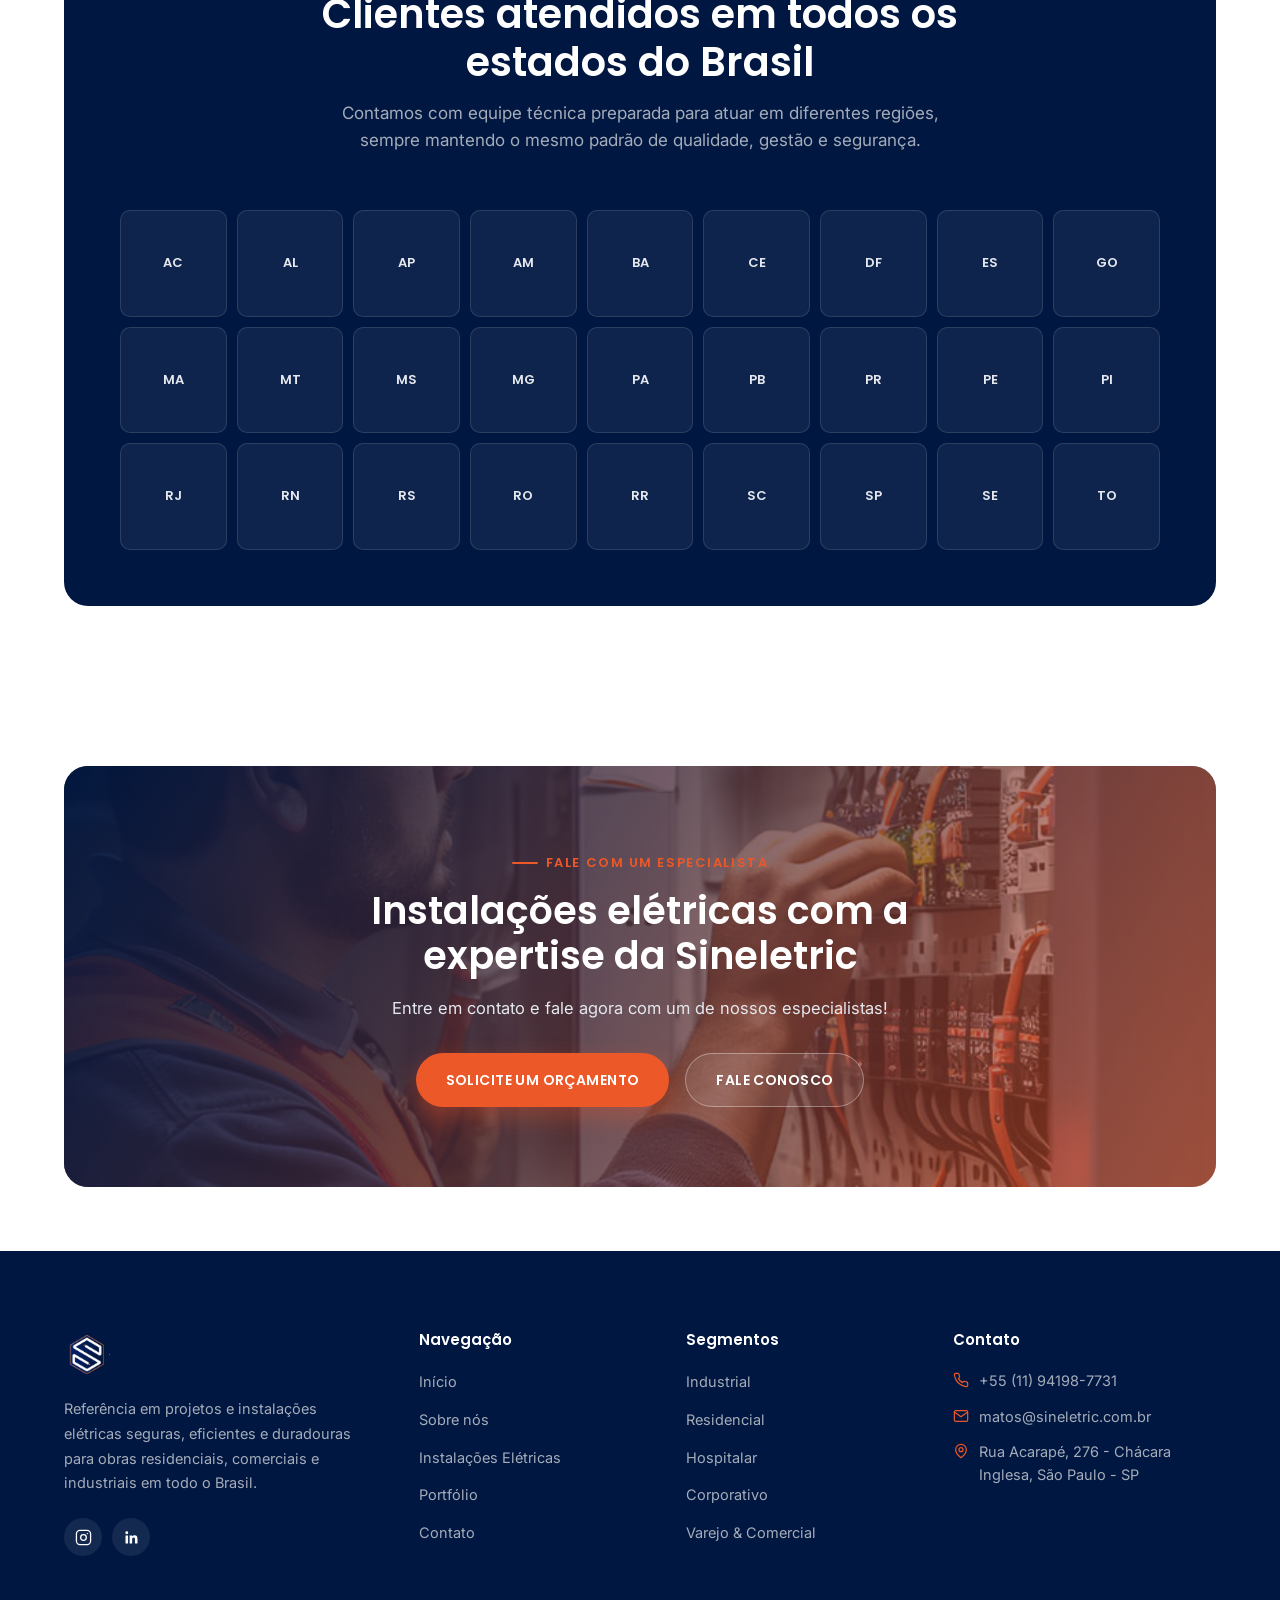
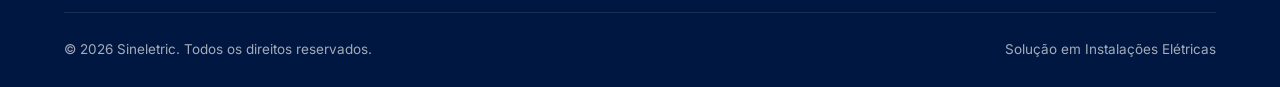
<file: sobre.html>
<!DOCTYPE html>
<html lang="pt-BR">
<head>
<meta charset="UTF-8">
<meta name="viewport" content="width=device-width, initial-scale=1.0">
<title>Sobre nós | Sineletric</title>
<meta name="description" content="Fundada em 2012, a Sineletric nasceu da paixão por fornecer serviços de qualidade excepcional em engenharia elétrica. Conheça nossa história.">
<link rel="icon" type="image/png" href="assets/img/logo.png">
<link rel="preconnect" href="https://fonts.googleapis.com">
<link rel="preconnect" href="https://fonts.gstatic.com" crossorigin>
<link href="https://fonts.googleapis.com/css2?family=Inter:wght@400;500;600;700&family=Poppins:wght@500;600;700&display=swap" rel="stylesheet">
<link rel="stylesheet" href="css/style.css">
</head>
<body>

<header class="site-header">
  <div class="container">
    <a href="index.html" class="brand"><img src="assets/img/logo.png" alt="Sineletric"></a>
    <nav class="main-nav">
      <a href="index.html">Início</a>
      <a href="sobre.html">Sobre nós</a>
      <a href="servicos.html">Instalações Elétricas</a>
      <a href="portfolio.html">Portfólio</a>
      <a href="contato.html">Contato</a>
    </nav>
    <div class="header-actions">
      <a href="tel:+5511941987731" class="header-phone">
        <svg viewBox="0 0 24 24" fill="none" stroke="currentColor" stroke-width="1.8" stroke-linecap="round" stroke-linejoin="round"><path d="M22 16.92v3a2 2 0 0 1-2.18 2 19.79 19.79 0 0 1-8.63-3.07 19.5 19.5 0 0 1-6-6 19.79 19.79 0 0 1-3.07-8.67A2 2 0 0 1 4.11 2h3a2 2 0 0 1 2 1.72c.127.96.361 1.903.7 2.81a2 2 0 0 1-.45 2.11L8.09 9.91a16 16 0 0 0 6 6l1.27-1.27a2 2 0 0 1 2.11-.45c.907.339 1.85.573 2.81.7A2 2 0 0 1 22 16.92z"/></svg>
        (11) 94198-7731
      </a>
      <a href="https://api.whatsapp.com/send?phone=5511941987731&text=Ol%C3%A1,%20vim%20atrav%C3%A9s%20do%20site%20e%20quero%20saber%20mais%20sobre%20a%20Sineletric" target="_blank" rel="noopener" class="btn btn-primary btn-sm">Solicite um orçamento</a>
      <button class="nav-toggle" aria-label="Abrir menu"><span></span><span></span><span></span></button>
    </div>
  </div>
</header>

<nav class="mobile-nav">
  <a href="index.html">Início</a>
  <a href="sobre.html">Sobre nós</a>
  <a href="servicos.html">Instalações Elétricas</a>
  <a href="portfolio.html">Portfólio</a>
  <a href="contato.html">Contato</a>
  <a href="https://api.whatsapp.com/send?phone=5511941987731&text=Ol%C3%A1,%20vim%20atrav%C3%A9s%20do%20site%20e%20quero%20saber%20mais%20sobre%20a%20Sineletric" target="_blank" rel="noopener" class="btn btn-primary">Solicite um orçamento</a>
</nav>

<section class="page-hero" style="background-image:url('assets/img/hero-2.jpg')">
  <div class="container">
    <div class="breadcrumb"><a href="index.html">Início</a><span>/</span><span>Sobre nós</span></div>
    <h1>Construindo excelência técnica ano após ano</h1>
    <p>Uma história movida por qualidade e compromisso com a engenharia elétrica.</p>
  </div>
</section>

<section class="section">
  <div class="container">
    <div class="split">
      <div class="split-body reveal">
        <span class="eyebrow">Nossa história</span>
        <h2>Uma história movida por qualidade e compromisso</h2>
        <p>Fundada em 2012, a Sineletric nasceu da paixão por fornecer serviços de qualidade excepcional no campo da engenharia elétrica.</p>
        <p>Somos especialistas em energia e segurança, com foco primordial em instalações elétricas.</p>
        <p>Do planejamento à manutenção, fornecemos soluções confiáveis, eficientes e inovadoras, combinando mão de obra qualificada e consultoria técnica especializada.</p>
      </div>
      <div class="split-media reveal reveal-delay-1">
        <img src="assets/img/about-2.jpg" alt="Especialista Sineletric em campo">
        <div class="badge-card">
          <div class="icon">
            <svg viewBox="0 0 24 24" fill="none" stroke="currentColor" stroke-width="1.8" stroke-linecap="round" stroke-linejoin="round"><path d="M20 10c0 6-8 12-8 12s-8-6-8-12a8 8 0 0 1 16 0Z"/><circle cx="12" cy="10" r="3"/></svg>
          </div>
          <div>
            <strong>Todo o Brasil</strong>
            <span>Clientes em 27 estados</span>
          </div>
        </div>
      </div>
    </div>
  </div>
</section>

<section class="section section--gray">
  <div class="container">
    <div class="section-head center reveal">
      <span class="eyebrow" style="justify-content:center">Trajetória</span>
      <h2>De prestador individual a referência nacional</h2>
      <p>Cada etapa da nossa jornada representa um passo em direção a mais qualidade, estrutura e capacidade técnica.</p>
    </div>
    <div class="timeline-alt">
      <div class="timeline-alt-item reveal">
        <span class="node"><svg viewBox="0 0 24 24" fill="none" stroke="currentColor" stroke-width="1.8" stroke-linecap="round" stroke-linejoin="round"><path d="M12 2 4 5v6c0 5 3.4 8.9 8 10 4.6-1.1 8-5 8-10V5l-8-3Z"/></svg></span>
        <div class="card">
          <span class="year-tag">2012</span>
          <h3>J M de Oliveira</h3>
          <p>Ano em que a empresa J M de Oliveira Construções e Manutenção foi fundada. Inicialmente era prestado serviço de mão de obra elétrica de forma individual.</p>
        </div>
      </div>
      <div class="timeline-alt-item reveal reveal-delay-1">
        <span class="node"><svg viewBox="0 0 24 24" fill="none" stroke="currentColor" stroke-width="1.8" stroke-linecap="round" stroke-linejoin="round"><path d="M17 21v-2a4 4 0 0 0-4-4H5a4 4 0 0 0-4 4v2"/><circle cx="9" cy="7" r="4"/><path d="M23 21v-2a4 4 0 0 0-3-3.87"/><path d="M16 3.13a4 4 0 0 1 0 7.75"/></svg></span>
        <div class="card">
          <span class="year-tag">2014</span>
          <h3>Formação de equipe</h3>
          <p>Período em que passou-se a serem realizados serviços de maior expressão, formando assim uma equipe para atuação na parte de instalações elétricas no formato de empreitada.</p>
        </div>
      </div>
      <div class="timeline-alt-item reveal">
        <span class="node"><svg viewBox="0 0 24 24" fill="none" stroke="currentColor" stroke-width="1.8" stroke-linecap="round" stroke-linejoin="round"><path d="M22 10v6M2 10l10-5 10 5-10 5-10-5Z"/><path d="M6 12v5c0 1.66 2.69 3 6 3s6-1.34 6-3v-5"/></svg></span>
        <div class="card">
          <span class="year-tag">2017</span>
          <h3>Paralisação para aperfeiçoamento</h3>
          <p>Período para realização de cursos e aperfeiçoamento profissional.</p>
        </div>
      </div>
      <div class="timeline-alt-item reveal reveal-delay-1">
        <span class="node"><svg viewBox="0 0 24 24" fill="none" stroke="currentColor" stroke-width="1.8" stroke-linecap="round" stroke-linejoin="round"><polygon points="5 3 19 12 5 21 5 3"/></svg></span>
        <div class="card">
          <span class="year-tag">2019</span>
          <h3>Reinício das atividades</h3>
          <p>Retomada da prestação de serviços de elétrica, no formato de empreitada e consultoria técnica.</p>
        </div>
      </div>
      <div class="timeline-alt-item reveal">
        <span class="node"><svg viewBox="0 0 24 24" fill="none" stroke="currentColor" stroke-width="1.8" stroke-linecap="round" stroke-linejoin="round"><path d="m12 2 9 5-9 5-9-5 9-5Z"/><path d="m3 12 9 5 9-5"/><path d="m3 17 9 5 9-5"/></svg></span>
        <div class="card">
          <span class="year-tag">2021</span>
          <h3>Oferta de novos serviços</h3>
          <p>Incremento de novos serviços, passando a atuar também com instalações hidráulicas, combate a incêndio e cabeamento estruturado.</p>
        </div>
      </div>
      <div class="timeline-alt-item is-current reveal reveal-delay-1">
        <span class="node"><svg viewBox="0 0 24 24" fill="none" stroke="currentColor" stroke-width="1.8" stroke-linecap="round" stroke-linejoin="round"><circle cx="12" cy="8" r="6"/><path d="M9 13.5 7 22l5-3 5 3-2-8.5"/></svg></span>
        <div class="card">
          <span class="year-tag">2023 — hoje</span>
          <h3>Sineletric</h3>
          <p>Mudança da razão social da empresa e aumento de sua atuação, passando a oferta para os clientes mão de obra, material e consultoria técnica.</p>
        </div>
      </div>
    </div>
  </div>
</section>

<section class="section">
  <div class="container">
    <div class="states-wrap reveal">
      <div class="section-head center">
        <span class="eyebrow" style="justify-content:center">Alcance nacional</span>
        <h2>Clientes atendidos em todos os estados do Brasil</h2>
        <p>Contamos com equipe técnica preparada para atuar em diferentes regiões, sempre mantendo o mesmo padrão de qualidade, gestão e segurança.</p>
      </div>
      <div class="states-grid">
        <div class="state">AC</div><div class="state">AL</div><div class="state">AP</div><div class="state">AM</div><div class="state">BA</div><div class="state">CE</div><div class="state">DF</div><div class="state">ES</div><div class="state">GO</div>
        <div class="state">MA</div><div class="state">MT</div><div class="state">MS</div><div class="state">MG</div><div class="state">PA</div><div class="state">PB</div><div class="state">PR</div><div class="state">PE</div><div class="state">PI</div>
        <div class="state">RJ</div><div class="state">RN</div><div class="state">RS</div><div class="state">RO</div><div class="state">RR</div><div class="state">SC</div><div class="state">SP</div><div class="state">SE</div><div class="state">TO</div>
      </div>
    </div>
  </div>
</section>

<section class="section--tight">
  <div class="container">
    <div class="cta-banner reveal" style="background-image:url('assets/img/hero-3.jpg')">
      <span class="eyebrow" style="justify-content:center">Fale com um especialista</span>
      <h2>Instalações elétricas com a expertise da Sineletric</h2>
      <p>Entre em contato e fale agora com um de nossos especialistas!</p>
      <div class="cta-actions">
        <a href="https://api.whatsapp.com/send?phone=5511941987731&text=Ol%C3%A1,%20vim%20atrav%C3%A9s%20do%20site%20e%20quero%20solicitar%20um%20or%C3%A7amento" target="_blank" rel="noopener" class="btn btn-primary">Solicite um orçamento</a>
        <a href="contato.html" class="btn btn-ghost">Fale conosco</a>
      </div>
    </div>
  </div>
</section>

<footer class="site-footer">
  <div class="container">
    <div class="footer-top">
      <div class="footer-brand">
        <img src="assets/img/logo.png" alt="Sineletric">
        <p>Referência em projetos e instalações elétricas seguras, eficientes e duradouras para obras residenciais, comerciais e industriais em todo o Brasil.</p>
        <div class="footer-social">
          <a href="https://www.instagram.com/sineletric?igsh=MmFwdzZibHgzZGh5" target="_blank" rel="noopener" aria-label="Instagram">
            <svg viewBox="0 0 24 24" fill="none" stroke="currentColor" stroke-width="1.8"><rect x="2" y="2" width="20" height="20" rx="5"/><circle cx="12" cy="12" r="4"/><circle cx="17.5" cy="6.5" r="1" fill="currentColor" stroke="none"/></svg>
          </a>
          <a href="https://www.linkedin.com/company/101476475" target="_blank" rel="noopener" aria-label="LinkedIn">
            <svg viewBox="0 0 24 24" fill="currentColor"><path d="M20.45 20.45h-3.55v-5.57c0-1.33-.02-3.03-1.85-3.03-1.85 0-2.14 1.45-2.14 2.94v5.66H9.36V9h3.41v1.56h.05c.47-.9 1.63-1.85 3.36-1.85 3.6 0 4.27 2.37 4.27 5.45v6.29zM5.34 7.43a2.06 2.06 0 1 1 0-4.12 2.06 2.06 0 0 1 0 4.12zM7.12 20.45H3.56V9h3.56v11.45z"/></svg>
          </a>
        </div>
      </div>
      <div class="footer-col">
        <h4>Navegação</h4>
        <ul>
          <li><a href="index.html">Início</a></li>
          <li><a href="sobre.html">Sobre nós</a></li>
          <li><a href="servicos.html">Instalações Elétricas</a></li>
          <li><a href="portfolio.html">Portfólio</a></li>
          <li><a href="contato.html">Contato</a></li>
        </ul>
      </div>
      <div class="footer-col">
        <h4>Segmentos</h4>
        <ul>
          <li><a href="servicos.html">Industrial</a></li>
          <li><a href="servicos.html">Residencial</a></li>
          <li><a href="servicos.html">Hospitalar</a></li>
          <li><a href="servicos.html">Corporativo</a></li>
          <li><a href="servicos.html">Varejo &amp; Comercial</a></li>
        </ul>
      </div>
      <div class="footer-col">
        <h4>Contato</h4>
        <ul>
          <li class="contact-line">
            <svg viewBox="0 0 24 24" fill="none" stroke="currentColor" stroke-width="1.8" stroke-linecap="round" stroke-linejoin="round"><path d="M22 16.92v3a2 2 0 0 1-2.18 2 19.79 19.79 0 0 1-8.63-3.07 19.5 19.5 0 0 1-6-6 19.79 19.79 0 0 1-3.07-8.67A2 2 0 0 1 4.11 2h3a2 2 0 0 1 2 1.72c.127.96.361 1.903.7 2.81a2 2 0 0 1-.45 2.11L8.09 9.91a16 16 0 0 0 6 6l1.27-1.27a2 2 0 0 1 2.11-.45c.907.339 1.85.573 2.81.7A2 2 0 0 1 22 16.92z"/></svg>
            <a href="tel:+5511941987731">+55 (11) 94198-7731</a>
          </li>
          <li class="contact-line">
            <svg viewBox="0 0 24 24" fill="none" stroke="currentColor" stroke-width="1.8" stroke-linecap="round" stroke-linejoin="round"><rect x="2" y="4" width="20" height="16" rx="2"/><path d="m22 6-10 7L2 6"/></svg>
            <a href="mailto:matos@sineletric.com.br">matos@sineletric.com.br</a>
          </li>
          <li class="contact-line">
            <svg viewBox="0 0 24 24" fill="none" stroke="currentColor" stroke-width="1.8" stroke-linecap="round" stroke-linejoin="round"><path d="M20 10c0 6-8 12-8 12s-8-6-8-12a8 8 0 0 1 16 0Z"/><circle cx="12" cy="10" r="3"/></svg>
            <span>Rua Acarapé, 276 - Chácara Inglesa, São Paulo - SP</span>
          </li>
        </ul>
      </div>
    </div>
    <div class="footer-bottom">
      <span>&copy; <span id="current-year"></span> Sineletric. Todos os direitos reservados.</span>
      <span>Solução em Instalações Elétricas</span>
    </div>
  </div>
</footer>

<a href="https://api.whatsapp.com/send?phone=5511941987731&text=Ol%C3%A1,%20vim%20atrav%C3%A9s%20do%20site%20e%20quero%20saber%20mais%20sobre%20a%20Sineletric" target="_blank" rel="noopener" class="whatsapp-float" aria-label="Fale no WhatsApp">
  <svg viewBox="0 0 32 32" fill="currentColor"><path d="M16.04 3C9.37 3 3.96 8.4 3.96 15.06c0 2.23.6 4.36 1.74 6.24L3 29l7.9-2.6a12.02 12.02 0 0 0 5.14 1.15h.01c6.67 0 12.08-5.4 12.08-12.06C28.12 8.4 22.71 3 16.04 3zm0 21.9h-.01a10 10 0 0 1-5.1-1.4l-.36-.22-3.7 1.22 1.24-3.6-.24-.37a9.87 9.87 0 0 1-1.53-5.3c0-5.48 4.46-9.94 9.95-9.94 2.66 0 5.15 1.04 7.03 2.92a9.87 9.87 0 0 1 2.91 7.03c0 5.48-4.46 9.94-9.94 9.94zm5.46-7.45c-.3-.15-1.77-.87-2.04-.97-.27-.1-.47-.15-.67.15-.2.3-.77.97-.94 1.17-.17.2-.35.22-.65.07-.3-.15-1.24-.46-2.37-1.47-.87-.78-1.46-1.74-1.63-2.04-.17-.3-.02-.46.13-.6.13-.13.3-.35.45-.52.15-.17.2-.3.3-.5.1-.2.05-.37-.02-.52-.07-.15-.67-1.62-.92-2.22-.24-.58-.49-.5-.67-.51h-.57c-.2 0-.52.07-.79.37-.27.3-1.04 1.02-1.04 2.48s1.07 2.87 1.22 3.07c.15.2 2.1 3.2 5.08 4.49.71.3 1.26.49 1.69.62.71.23 1.36.2 1.87.12.57-.08 1.77-.72 2.02-1.42.25-.7.25-1.3.17-1.42-.07-.13-.27-.2-.57-.35z"/></svg>
</a>
<button class="back-to-top" aria-label="Voltar ao topo">
  <svg viewBox="0 0 24 24" fill="none" stroke="currentColor" stroke-width="2" stroke-linecap="round" stroke-linejoin="round"><path d="M12 19V5M5 12l7-7 7 7"/></svg>
</button>

<script src="js/main.js"></script>
</body>
</html>
</file>
<file: css/style.css>
/* ===========================================================
   Sineletric — Design System
   =========================================================== */

:root {
  --navy-900: #001741;
  --navy-800: #0a2354;
  --navy-700: #133672;
  --navy-600: #1c4a92;
  --orange-600: #ed5829;
  --orange-700: #d4471c;
  --orange-100: #fdece4;
  --white: #ffffff;
  --gray-50: #f9f9f9;
  --gray-100: #f2f4f7;
  --gray-200: #e5e8ee;
  --gray-400: #a4acb9;
  --gray-500: #7a828f;
  --gray-600: #5c6470;
  --gray-800: #2b323f;
  --text: #1a2233;

  --font-head: 'Poppins', 'Segoe UI', sans-serif;
  --font-body: 'Inter', 'Segoe UI', sans-serif;

  --radius-sm: 8px;
  --radius-md: 14px;
  --radius-lg: 24px;

  --shadow-sm: 0 2px 10px rgba(0, 23, 65, 0.06);
  --shadow-md: 0 12px 32px rgba(0, 23, 65, 0.12);
  --shadow-lg: 0 24px 60px rgba(0, 23, 65, 0.18);

  --container: 1200px;
  --header-h: 84px;
}

/* ---------- Reset ---------- */
*, *::before, *::after { box-sizing: border-box; margin: 0; padding: 0; }
html { scroll-behavior: smooth; }
body {
  font-family: var(--font-body);
  color: var(--text);
  background: var(--white);
  line-height: 1.6;
  -webkit-font-smoothing: antialiased;
  overflow-x: hidden;
}
img { max-width: 100%; display: block; }
a { color: inherit; text-decoration: none; }
ul { list-style: none; }
button { font: inherit; cursor: pointer; border: none; background: none; }
h1, h2, h3, h4 {
  font-family: var(--font-head);
  color: var(--navy-900);
  line-height: 1.2;
  font-weight: 600;
}
.container {
  width: 100%;
  max-width: var(--container);
  margin: 0 auto;
  padding: 0 24px;
}

/* ---------- Utility ---------- */
.eyebrow {
  display: inline-flex;
  align-items: center;
  gap: 8px;
  font-family: var(--font-head);
  font-size: 13px;
  font-weight: 600;
  letter-spacing: 0.12em;
  text-transform: uppercase;
  color: var(--orange-600);
  margin-bottom: 14px;
}
.eyebrow::before {
  content: '';
  width: 26px;
  height: 2px;
  background: var(--orange-600);
  border-radius: 2px;
}
.section { padding: 96px 0; }
.section--tight { padding: 64px 0; }
.section--navy { background: var(--navy-900); color: var(--gray-200); }
.section--navy h2, .section--navy h3 { color: var(--white); }
.section--gray { background: var(--gray-50); }
.section-head { max-width: 640px; margin-bottom: 56px; }
.section-head.center { margin-left: auto; margin-right: auto; text-align: center; }
.section-head h2 { font-size: clamp(28px, 3.4vw, 40px); }
.section-head p { color: var(--gray-600); font-size: 17px; margin-top: 14px; }
.section--navy .section-head p { color: var(--gray-400); }

.btn {
  display: inline-flex;
  align-items: center;
  gap: 10px;
  padding: 15px 30px;
  border-radius: 999px;
  font-family: var(--font-head);
  font-weight: 600;
  font-size: 14px;
  letter-spacing: 0.03em;
  text-transform: uppercase;
  transition: transform 0.25s ease, box-shadow 0.25s ease, background 0.25s ease, color 0.25s ease;
  white-space: nowrap;
}
.btn-primary { background: var(--orange-600); color: var(--white); box-shadow: 0 10px 24px rgba(237, 88, 41, 0.35); }
.btn-primary:hover { background: var(--orange-700); transform: translateY(-2px); box-shadow: 0 16px 32px rgba(237, 88, 41, 0.4); }
.btn-ghost { background: rgba(255,255,255,0.08); color: var(--white); border: 1px solid rgba(255,255,255,0.35); }
.btn-ghost:hover { background: rgba(255,255,255,0.18); transform: translateY(-2px); }
.btn-outline-navy { background: transparent; color: var(--navy-900); border: 1.5px solid var(--navy-900); }
.btn-outline-navy:hover { background: var(--navy-900); color: var(--white); transform: translateY(-2px); }
.btn-sm { padding: 11px 22px; font-size: 12.5px; }
.btn svg { width: 16px; height: 16px; flex-shrink: 0; }

.reveal { opacity: 0; transform: translateY(28px); transition: opacity 0.7s ease, transform 0.7s ease; }
.reveal.in-view { opacity: 1; transform: translateY(0); }
.reveal-delay-1.in-view { transition-delay: 0.1s; }
.reveal-delay-2.in-view { transition-delay: 0.2s; }
.reveal-delay-3.in-view { transition-delay: 0.3s; }
.reveal-delay-4.in-view { transition-delay: 0.4s; }
.reveal-delay-5.in-view { transition-delay: 0.5s; }

/* ---------- Header ---------- */
.site-header {
  position: fixed;
  top: 0; left: 0; right: 0;
  z-index: 1000;
  height: var(--header-h);
  display: flex;
  align-items: center;
  background: rgba(0, 23, 65, 0.0);
  transition: background 0.35s ease, box-shadow 0.35s ease, height 0.35s ease;
}
.site-header.is-scrolled,
.site-header.menu-open {
  background: rgba(0, 23, 65, 0.96);
  backdrop-filter: blur(10px);
  box-shadow: 0 8px 24px rgba(0,0,0,0.18);
}
.site-header.is-scrolled { height: 72px; }
.site-header .container { display: flex; align-items: center; justify-content: space-between; gap: 24px; }
.brand { display: flex; align-items: center; gap: 12px; flex-shrink: 0; }
.brand img { height: 44px; width: auto; transition: height 0.3s ease; }
.site-header.is-scrolled .brand img { height: 38px; }

.main-nav { display: flex; align-items: center; gap: 4px; }
.main-nav a {
  padding: 10px 18px;
  font-family: var(--font-head);
  font-size: 14.5px;
  font-weight: 500;
  color: var(--white);
  border-radius: 999px;
  transition: background 0.25s ease, color 0.25s ease;
}
.main-nav a:hover { background: rgba(255,255,255,0.1); }
.main-nav a.active { background: var(--orange-600); color: var(--white); }

.header-actions { display: flex; align-items: center; gap: 18px; }
.header-phone { display: flex; align-items: center; gap: 9px; color: var(--white); font-size: 14px; font-weight: 500; }
.header-phone svg { width: 17px; height: 17px; color: var(--orange-600); flex-shrink: 0; }

.nav-toggle {
  display: none;
  flex-direction: column;
  gap: 5px;
  width: 30px;
  height: 22px;
  z-index: 1100;
}
.nav-toggle span { display: block; height: 2px; width: 100%; background: var(--white); border-radius: 2px; transition: transform 0.3s ease, opacity 0.3s ease; }
.nav-toggle.is-open span:nth-child(1) { transform: translateY(9px) rotate(45deg); }
.nav-toggle.is-open span:nth-child(2) { opacity: 0; }
.nav-toggle.is-open span:nth-child(3) { transform: translateY(-9px) rotate(-45deg); }

/* ---------- Hero (home) ---------- */
.hero {
  position: relative;
  min-height: 100vh;
  display: flex;
  align-items: center;
  color: var(--white);
  overflow: hidden;
  padding-top: var(--header-h);
}
.hero-slides { position: absolute; inset: 0; z-index: 0; }
.hero-slide {
  position: absolute; inset: 0;
  background-size: cover; background-position: center;
  opacity: 0; transition: opacity 1.6s ease;
}
.hero-slide.is-active { opacity: 1; }
.hero::before {
  content: '';
  position: absolute; inset: 0;
  background: linear-gradient(115deg, rgba(0,23,65,0.94) 20%, rgba(0,23,65,0.75) 55%, rgba(0,23,65,0.55) 100%);
  z-index: 1;
}
.hero-content { position: relative; z-index: 2; max-width: 720px; padding: 120px 0 80px; }
.hero-content .eyebrow { color: var(--orange-600); }
.hero-content h1 {
  font-size: clamp(34px, 5vw, 58px);
  color: var(--white);
  font-weight: 600;
  letter-spacing: -0.01em;
}
.hero-content p { margin-top: 22px; font-size: 18px; color: var(--gray-200); max-width: 560px; }
.hero-cta { margin-top: 38px; display: flex; gap: 16px; flex-wrap: wrap; }

.hero-points {
  position: relative; z-index: 2;
  display: grid; grid-template-columns: repeat(3, 1fr);
  border-top: 1px solid rgba(255,255,255,0.18);
  margin-top: auto;
}
.hero-point {
  padding: 26px 28px;
  border-right: 1px solid rgba(255,255,255,0.18);
  display: flex; align-items: center; gap: 16px;
}
.hero-point:last-child { border-right: none; }
.hero-point .num { font-family: var(--font-head); font-size: 22px; font-weight: 700; color: var(--orange-600); }
.hero-point .label { font-size: 14px; color: var(--gray-200); font-weight: 500; }

/* ---------- Page hero (inner pages) ---------- */
.page-hero {
  position: relative;
  min-height: 46vh;
  display: flex;
  align-items: flex-end;
  color: var(--white);
  background-size: cover;
  background-position: center;
  padding-top: var(--header-h);
}
.page-hero::before {
  content: '';
  position: absolute; inset: 0;
  background: linear-gradient(180deg, rgba(0,23,65,0.75) 0%, rgba(0,23,65,0.92) 100%);
}
.page-hero .container { position: relative; z-index: 1; padding-bottom: 56px; }
.breadcrumb { display: flex; align-items: center; gap: 8px; font-size: 13.5px; color: var(--gray-400); margin-bottom: 14px; }
.breadcrumb a:hover { color: var(--white); }
.page-hero h1 { color: var(--white); font-size: clamp(30px, 4vw, 46px); max-width: 700px; }
.page-hero p { margin-top: 14px; color: var(--gray-200); font-size: 17px; max-width: 560px; }

/* ---------- About / intro split ---------- */
.split {
  display: grid;
  grid-template-columns: 1fr 1fr;
  gap: 64px;
  align-items: center;
}
.split-media { position: relative; }
.split-media img { border-radius: var(--radius-lg); width: 100%; height: 520px; object-fit: cover; box-shadow: var(--shadow-lg); }
.split-media .badge-card {
  position: absolute; bottom: -28px; left: -28px;
  background: var(--white); border-radius: var(--radius-md);
  padding: 22px 26px; box-shadow: var(--shadow-md);
  display: flex; align-items: center; gap: 16px;
  max-width: 260px;
}
.split-media .badge-card .icon {
  width: 48px; height: 48px; border-radius: 12px;
  background: var(--orange-100); color: var(--orange-600);
  display: flex; align-items: center; justify-content: center; flex-shrink: 0;
}
.split-media .badge-card .icon svg { width: 24px; height: 24px; }
.split-media .badge-card strong { display: block; font-family: var(--font-head); font-size: 15px; color: var(--navy-900); }
.split-media .badge-card span { font-size: 13px; color: var(--gray-600); }

.split-body h2 { font-size: clamp(26px, 3.2vw, 36px); margin-bottom: 20px; }
.split-body p { color: var(--gray-600); font-size: 16px; margin-bottom: 16px; }
.split-body .btn { margin-top: 12px; }

.stat-row { display: grid; grid-template-columns: repeat(3, 1fr); gap: 24px; margin-top: 40px; padding-top: 32px; border-top: 1px solid var(--gray-200); }
.stat-row .stat strong { font-family: var(--font-head); font-size: 34px; color: var(--navy-900); display: block; }
.stat-row .stat span { font-size: 13.5px; color: var(--gray-600); font-weight: 500; }

/* ---------- Feature / value cards ---------- */
.grid-3 { display: grid; grid-template-columns: repeat(3, 1fr); gap: 28px; }
.grid-2 { display: grid; grid-template-columns: repeat(2, 1fr); gap: 28px; }

.value-card {
  background: var(--white);
  border: 1px solid var(--gray-200);
  border-radius: var(--radius-md);
  padding: 34px 30px;
  transition: transform 0.3s ease, box-shadow 0.3s ease, border-color 0.3s ease;
}
.value-card:hover { transform: translateY(-6px); box-shadow: var(--shadow-md); border-color: transparent; }
.value-card .icon {
  width: 56px; height: 56px; border-radius: 14px;
  background: var(--navy-900); color: var(--orange-600);
  display: flex; align-items: center; justify-content: center;
  margin-bottom: 22px;
}
.value-card .icon svg { width: 28px; height: 28px; }
.value-card h3 { font-size: 18.5px; margin-bottom: 10px; }
.value-card p { color: var(--gray-600); font-size: 15px; }

.section--navy .value-card { background: rgba(255,255,255,0.04); border-color: rgba(255,255,255,0.1); }
.section--navy .value-card p { color: var(--gray-400); }
.section--navy .value-card .icon { background: var(--orange-600); color: var(--white); }

/* ---------- Segments ---------- */
.segment-card {
  position: relative;
  border-radius: var(--radius-md);
  overflow: hidden;
  min-height: 280px;
  display: flex; align-items: flex-end;
  padding: 30px;
  color: var(--white);
  isolation: isolate;
  box-shadow: var(--shadow-sm);
}
.segment-card::before {
  content: ''; position: absolute; inset: 0; z-index: -1;
  background: linear-gradient(160deg, var(--navy-700), var(--navy-900));
  transition: transform 0.5s ease;
}
.segment-card:hover::before { transform: scale(1.06); }
.segment-card .num { position: absolute; top: 24px; right: 26px; font-family: var(--font-head); font-size: 13px; font-weight: 700; color: rgba(255,255,255,0.4); }
.segment-card h3 { color: var(--white); font-size: 20px; margin-bottom: 8px; }
.segment-card p { font-size: 14px; color: var(--gray-300, #d7dbe3); }

/* ---------- Portfolio ---------- */
.project-grid { display: grid; grid-template-columns: repeat(3, 1fr); gap: 28px; }
.project-card {
  background: var(--white);
  border-radius: var(--radius-md);
  overflow: hidden;
  box-shadow: var(--shadow-sm);
  border: 1px solid var(--gray-200);
  transition: transform 0.3s ease, box-shadow 0.3s ease;
}
.project-card:hover { transform: translateY(-6px); box-shadow: var(--shadow-md); }
.project-card .thumb { height: 220px; overflow: hidden; }
.project-card .thumb img { width: 100%; height: 100%; object-fit: cover; transition: transform 0.5s ease; }
.project-card:hover .thumb img { transform: scale(1.08); }
.project-card .body { padding: 24px; }
.project-card h3 { font-size: 18px; margin-bottom: 14px; }
.project-meta { display: grid; grid-template-columns: 1fr 1fr; gap: 10px 16px; }
.project-meta div { font-size: 13px; }
.project-meta span { display: block; color: var(--gray-500); font-size: 11px; text-transform: uppercase; letter-spacing: 0.05em; margin-bottom: 3px; }
.project-meta strong { color: var(--navy-900); font-weight: 600; font-size: 13.5px; }
.project-tags { display: flex; flex-wrap: wrap; gap: 6px; margin-top: 16px; }
.project-tags span { background: var(--orange-100); color: var(--orange-700); font-size: 11.5px; font-weight: 600; padding: 5px 12px; border-radius: 999px; }

/* ---------- Timeline (Sobre) — alternating / zig-zag ---------- */
.timeline-alt { position: relative; max-width: 980px; margin: 0 auto; padding: 8px 0; }
.timeline-alt::before {
  content: ''; position: absolute; left: 50%; top: 0; bottom: 0; width: 2px;
  background: linear-gradient(var(--gray-200), var(--gray-200));
  transform: translateX(-50%);
}
.timeline-alt-item { position: relative; width: 50%; padding-bottom: 64px; }
.timeline-alt-item:last-child { padding-bottom: 0; }
.timeline-alt-item:nth-child(odd) { left: 0; padding-right: 44px; text-align: right; }
.timeline-alt-item:nth-child(even) { left: 50%; padding-left: 44px; text-align: left; }

.timeline-alt-item .node {
  position: absolute; top: 4px;
  width: 52px; height: 52px; border-radius: 50%;
  background: var(--navy-900); color: var(--orange-600);
  display: flex; align-items: center; justify-content: center;
  box-shadow: 0 0 0 6px var(--white), var(--shadow-sm);
  z-index: 2;
}
.timeline-alt-item .node svg { width: 22px; height: 22px; }
.timeline-alt-item:nth-child(odd) .node { right: -26px; }
.timeline-alt-item:nth-child(even) .node { left: -26px; }
.timeline-alt-item.is-current .node { background: var(--orange-600); color: var(--white); }

.timeline-alt-item .year-tag {
  display: inline-block; font-family: var(--font-head); font-weight: 700; font-size: 13px;
  letter-spacing: 0.04em; color: var(--orange-600);
  background: var(--orange-100); padding: 4px 12px; border-radius: 999px; margin-bottom: 10px;
}
.timeline-alt-item.is-current .year-tag { background: var(--navy-900); color: var(--white); }
.timeline-alt-item .card {
  background: var(--white); border: 1px solid var(--gray-200); border-radius: var(--radius-md);
  padding: 22px 26px; box-shadow: var(--shadow-sm); display: inline-block; text-align: left;
  transition: transform 0.3s ease, box-shadow 0.3s ease, border-color 0.3s ease;
}
.timeline-alt-item .card:hover { transform: translateY(-4px); box-shadow: var(--shadow-md); border-color: transparent; }
.timeline-alt-item h3 { font-size: 18px; margin-bottom: 8px; }
.timeline-alt-item p { color: var(--gray-600); font-size: 14.5px; }

@media (max-width: 720px) {
  .timeline-alt::before { left: 20px; }
  .timeline-alt-item,
  .timeline-alt-item:nth-child(odd),
  .timeline-alt-item:nth-child(even) {
    width: 100%; left: 0; padding-left: 56px; padding-right: 0; text-align: left;
  }
  .timeline-alt-item:nth-child(odd) .node,
  .timeline-alt-item:nth-child(even) .node { left: -6px; right: auto; width: 44px; height: 44px; }
  .timeline-alt-item:nth-child(odd) .node svg,
  .timeline-alt-item:nth-child(even) .node svg { width: 18px; height: 18px; }
  .timeline-alt-item .card { display: block; }
}

/* ---------- Partners / client logos ---------- */
.partners-grid { display: grid; grid-template-columns: repeat(4, 1fr); gap: 20px; }
.partner-logo {
  background: var(--white);
  border: 1px solid var(--gray-200);
  border-radius: var(--radius-md);
  height: 118px;
  display: flex; align-items: center; justify-content: center;
  padding: 22px;
  transition: transform 0.3s ease, box-shadow 0.3s ease, border-color 0.3s ease;
}
.partner-logo:hover { transform: translateY(-4px); box-shadow: var(--shadow-md); border-color: transparent; }
.partner-logo img { max-width: 100%; max-height: 60px; object-fit: contain; }
.partner-logo-text {
  width: 100%; height: 100%; border-radius: 8px;
  background: #7a1522; color: var(--white);
  display: flex; align-items: center; justify-content: center;
  font-family: var(--font-head); font-weight: 700; font-size: 17px; letter-spacing: 0.06em;
}

/* ---------- States grid ---------- */
.states-wrap { background: var(--navy-900); border-radius: var(--radius-lg); padding: 56px; }
.states-wrap .section-head h2, .states-wrap .section-head p { color: var(--white); }
.states-wrap .section-head p { color: var(--gray-400); }
.states-grid { display: grid; grid-template-columns: repeat(9, 1fr); gap: 10px; margin-top: 32px; }
.states-grid .state {
  aspect-ratio: 1;
  display: flex; align-items: center; justify-content: center;
  background: rgba(255,255,255,0.06);
  border: 1px solid rgba(255,255,255,0.12);
  border-radius: 10px;
  color: var(--gray-200);
  font-family: var(--font-head); font-weight: 600; font-size: 13px;
  transition: background 0.25s ease, color 0.25s ease, border-color 0.25s ease;
}
.states-grid .state:hover { background: var(--orange-600); color: var(--white); border-color: var(--orange-600); }

/* ---------- FAQ ---------- */
.faq-list { max-width: 820px; margin: 0 auto; }
.faq-item { border-bottom: 1px solid var(--gray-200); }
.faq-item:first-child { border-top: 1px solid var(--gray-200); }
.faq-q {
  width: 100%; display: flex; align-items: center; justify-content: space-between;
  padding: 24px 4px; text-align: left;
  font-family: var(--font-head); font-size: 16.5px; font-weight: 600; color: var(--navy-900);
}
.faq-q .plus {
  width: 30px; height: 30px; border-radius: 50%; background: var(--gray-100);
  display: flex; align-items: center; justify-content: center; flex-shrink: 0; margin-left: 20px;
  transition: transform 0.3s ease, background 0.3s ease;
}
.faq-q .plus svg { width: 14px; height: 14px; color: var(--navy-900); transition: transform 0.3s ease; }
.faq-item.is-open .faq-q .plus { background: var(--orange-600); }
.faq-item.is-open .faq-q .plus svg { transform: rotate(135deg); color: var(--white); }
.faq-a { max-height: 0; overflow: hidden; transition: max-height 0.35s ease; }
.faq-a p { padding: 0 44px 24px 4px; color: var(--gray-600); font-size: 15px; }

/* ---------- CTA banner ---------- */
.cta-banner {
  position: relative;
  border-radius: var(--radius-lg);
  overflow: hidden;
  padding: 80px 60px;
  text-align: center;
  color: var(--white);
  background-size: cover; background-position: center;
  isolation: isolate;
}
.cta-banner::before { content: ''; position: absolute; inset: 0; z-index: -1; background: linear-gradient(120deg, rgba(0,23,65,0.94), rgba(237,88,41,0.55)); }
.cta-banner h2 { color: var(--white); font-size: clamp(26px, 3.4vw, 38px); max-width: 640px; margin: 0 auto 16px; }
.cta-banner p { color: var(--gray-200); font-size: 16.5px; max-width: 520px; margin: 0 auto 32px; }
.cta-banner .cta-actions { display: flex; gap: 16px; justify-content: center; flex-wrap: wrap; }

/* ---------- Contact page ---------- */
.contact-grid { display: grid; grid-template-columns: 1fr 1.15fr; gap: 56px; align-items: start; }
.contact-cards { display: flex; flex-direction: column; gap: 18px; }
.contact-card {
  display: flex; gap: 18px; align-items: flex-start;
  background: var(--white); border: 1px solid var(--gray-200);
  border-radius: var(--radius-md); padding: 24px;
  transition: box-shadow 0.3s ease, transform 0.3s ease;
}
.contact-card:hover { box-shadow: var(--shadow-md); transform: translateY(-3px); }
.contact-card .icon {
  width: 48px; height: 48px; border-radius: 12px; flex-shrink: 0;
  background: var(--orange-100); color: var(--orange-600);
  display: flex; align-items: center; justify-content: center;
}
.contact-card .icon svg { width: 22px; height: 22px; }
.contact-card h3 { font-size: 15.5px; margin-bottom: 6px; }
.contact-card p, .contact-card a { color: var(--gray-600); font-size: 14.5px; }
.contact-card a:hover { color: var(--orange-600); }
.contact-card .social-links { display: flex; gap: 10px; margin-top: 4px; }
.contact-card .social-links a {
  width: 34px; height: 34px; border-radius: 50%; background: var(--gray-100);
  display: flex; align-items: center; justify-content: center; color: var(--navy-900);
  transition: background 0.25s ease, color 0.25s ease;
}
.contact-card .social-links a:hover { background: var(--orange-600); color: var(--white); }
.contact-card .social-links svg { width: 16px; height: 16px; }

.contact-form-wrap { background: var(--navy-900); border-radius: var(--radius-lg); padding: 48px; color: var(--white); }
.contact-form-wrap h2 { color: var(--white); font-size: 26px; margin-bottom: 8px; }
.contact-form-wrap > p { color: var(--gray-400); font-size: 15px; margin-bottom: 30px; }
.form-row { display: grid; grid-template-columns: 1fr 1fr; gap: 18px; margin-bottom: 18px; }
.form-field { display: flex; flex-direction: column; gap: 8px; }
.form-field.full { grid-column: 1 / -1; }
.form-field label { font-size: 13px; font-weight: 500; color: var(--gray-300, #cfd4dd); }
.form-field input, .form-field textarea, .form-field select {
  background: rgba(255,255,255,0.06);
  border: 1px solid rgba(255,255,255,0.18);
  border-radius: var(--radius-sm);
  padding: 13px 16px;
  color: var(--white);
  font-family: var(--font-body);
  font-size: 14.5px;
  transition: border-color 0.25s ease, background 0.25s ease;
}
.form-field select option { color: var(--text); }
.form-field input::placeholder, .form-field textarea::placeholder { color: var(--gray-500); }
.form-field input:focus, .form-field textarea:focus, .form-field select:focus { outline: none; border-color: var(--orange-600); background: rgba(255,255,255,0.1); }
.form-field textarea { resize: vertical; min-height: 120px; }
.contact-form-wrap .btn-primary { width: 100%; justify-content: center; margin-top: 6px; }
.form-note { font-size: 12.5px; color: var(--gray-500); margin-top: 14px; text-align: center; }

.map-embed { border-radius: var(--radius-lg); overflow: hidden; box-shadow: var(--shadow-sm); border: 1px solid var(--gray-200); }
.map-embed iframe { width: 100%; height: 340px; border: 0; display: block; }
.map-actions { display: flex; gap: 12px; margin-top: 16px; }

/* ---------- Footer ---------- */
.site-footer { background: var(--navy-900); color: var(--gray-400); padding-top: 80px; }
.footer-top { display: grid; grid-template-columns: 1.4fr 1fr 1fr 1.2fr; gap: 48px; padding-bottom: 56px; border-bottom: 1px solid rgba(255,255,255,0.1); }
.footer-brand img { height: 46px; margin-bottom: 20px; }
.footer-brand p { font-size: 14.5px; line-height: 1.7; max-width: 300px; }
.footer-social { display: flex; gap: 10px; margin-top: 22px; }
.footer-social a {
  width: 38px; height: 38px; border-radius: 50%; background: rgba(255,255,255,0.08);
  display: flex; align-items: center; justify-content: center; color: var(--white);
  transition: background 0.25s ease, transform 0.25s ease;
}
.footer-social a:hover { background: var(--orange-600); transform: translateY(-3px); }
.footer-social svg { width: 17px; height: 17px; }
.footer-col h4 { color: var(--white); font-size: 15px; margin-bottom: 20px; }
.footer-col ul { display: flex; flex-direction: column; gap: 12px; }
.footer-col a { font-size: 14.5px; transition: color 0.25s ease, padding-left 0.25s ease; }
.footer-col a:hover { color: var(--orange-600); padding-left: 4px; }
.footer-col .contact-line { display: flex; gap: 10px; align-items: flex-start; font-size: 14.5px; }
.footer-col .contact-line svg { width: 16px; height: 16px; flex-shrink: 0; margin-top: 3px; color: var(--orange-600); }
.footer-bottom { display: flex; justify-content: space-between; align-items: center; padding: 26px 0; font-size: 13.5px; flex-wrap: wrap; gap: 12px; }
.footer-bottom a:hover { color: var(--white); }

/* ---------- Floating buttons ---------- */
.whatsapp-float {
  position: fixed; bottom: 26px; right: 26px; z-index: 900;
  width: 60px; height: 60px; border-radius: 50%;
  background: #25d366; color: var(--white);
  display: flex; align-items: center; justify-content: center;
  box-shadow: 0 10px 28px rgba(37, 211, 102, 0.45);
  transition: transform 0.25s ease;
}
.whatsapp-float:hover { transform: scale(1.08); }
.whatsapp-float svg { width: 30px; height: 30px; }
.back-to-top {
  position: fixed; bottom: 26px; right: 96px; z-index: 900;
  width: 48px; height: 48px; border-radius: 50%;
  background: var(--navy-900); color: var(--white);
  display: flex; align-items: center; justify-content: center;
  box-shadow: var(--shadow-md);
  opacity: 0; visibility: hidden; transform: translateY(10px);
  transition: opacity 0.3s ease, transform 0.3s ease, visibility 0.3s ease;
}
.back-to-top.is-visible { opacity: 1; visibility: visible; transform: translateY(0); }
.back-to-top svg { width: 20px; height: 20px; }

/* ---------- Responsive ---------- */
@media (max-width: 1080px) {
  .split { grid-template-columns: 1fr; gap: 48px; }
  .split-media img { height: 400px; }
  .contact-grid { grid-template-columns: 1fr; }
  .footer-top { grid-template-columns: 1fr 1fr; row-gap: 40px; }
  .grid-3 { grid-template-columns: repeat(2, 1fr); }
  .states-grid { grid-template-columns: repeat(6, 1fr); }
  /* project-grid (9 cards) and partners-grid (16 logos) keep their desktop column
     count through this range on purpose: dropping to 2 or 3 columns here would leave
     a single orphaned item alone in the last row (9 and 16 aren't divisible by 2 or 3).
     3 and 4 columns divide both evenly and still have comfortable width down to 861px. */
}

/* Nav collapses to hamburger well before the desktop nav runs out of room
   (labels start wrapping around ~1000-1080px), avoiding a squeezed/broken header. */
@media (max-width: 1180px) {
  .main-nav, .header-phone { display: none; }
  .nav-toggle { display: flex; }
  .header-actions .btn-primary.btn-sm { display: none; }
}

/* Defined unconditionally: harmless on desktop since .nav-toggle (its only trigger)
   is hidden there, and it must sit BELOW the header's own z-index so the open/close
   button never gets covered by the panel it controls. */
.mobile-nav {
  position: fixed; inset: 0; z-index: 999;
  background: var(--navy-900);
  display: flex; flex-direction: column;
  padding: 110px 32px 40px;
  transform: translateX(100%);
  transition: transform 0.4s ease;
  overflow-y: auto;
}
.mobile-nav.is-open { transform: translateX(0); }
.mobile-nav a {
  font-family: var(--font-head); font-size: 22px; font-weight: 500; color: var(--white);
  padding: 16px 0; border-bottom: 1px solid rgba(255,255,255,0.1);
}
.mobile-nav a.active { color: var(--orange-600); }
.mobile-nav .btn { margin-top: 30px; align-self: flex-start; }

@media (max-width: 860px) {
  .hero-points { grid-template-columns: 1fr; }
  .hero-point { border-right: none; border-bottom: 1px solid rgba(255,255,255,0.18); }
  .hero-point:last-child { border-bottom: none; }

  .grid-3, .grid-2, .project-grid { grid-template-columns: 1fr; }
  .stat-row { grid-template-columns: 1fr; gap: 20px; text-align: left; }
  .form-row { grid-template-columns: 1fr; }
  .contact-form-wrap { padding: 32px 24px; }
  .cta-banner { padding: 56px 28px; }
  .states-grid { grid-template-columns: repeat(4, 1fr); }
  .partners-grid { grid-template-columns: repeat(2, 1fr); }
  .footer-top { grid-template-columns: 1fr; gap: 36px; }
  .section { padding: 64px 0; }
  .split-media .badge-card { position: static; margin-top: -60px; margin-left: 20px; max-width: none; width: calc(100% - 40px); }
}

@media (max-width: 480px) {
  .container { padding: 0 18px; }
  .states-grid { grid-template-columns: repeat(3, 1fr); }
  .hero-cta { flex-direction: column; align-items: flex-start; }
  .btn { width: 100%; justify-content: center; }
  .hero-cta .btn { width: auto; }
}
</file>
